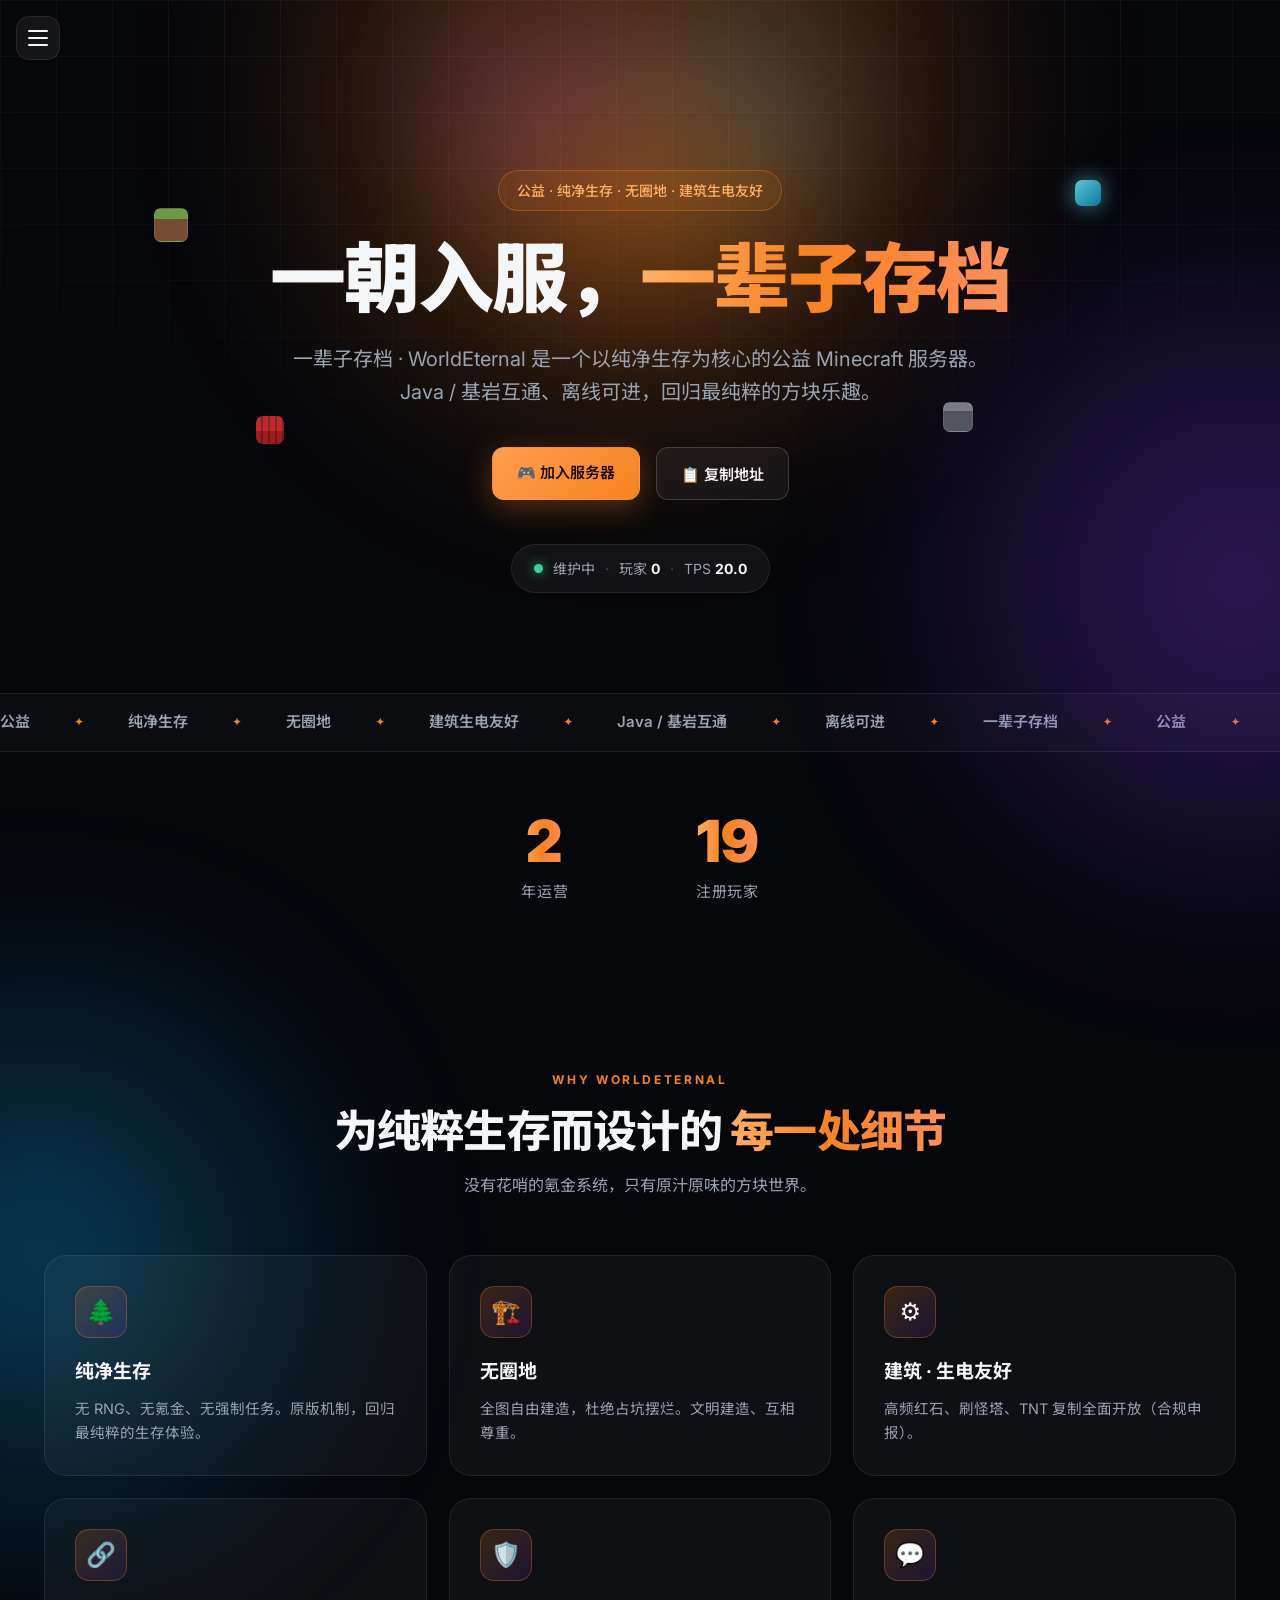
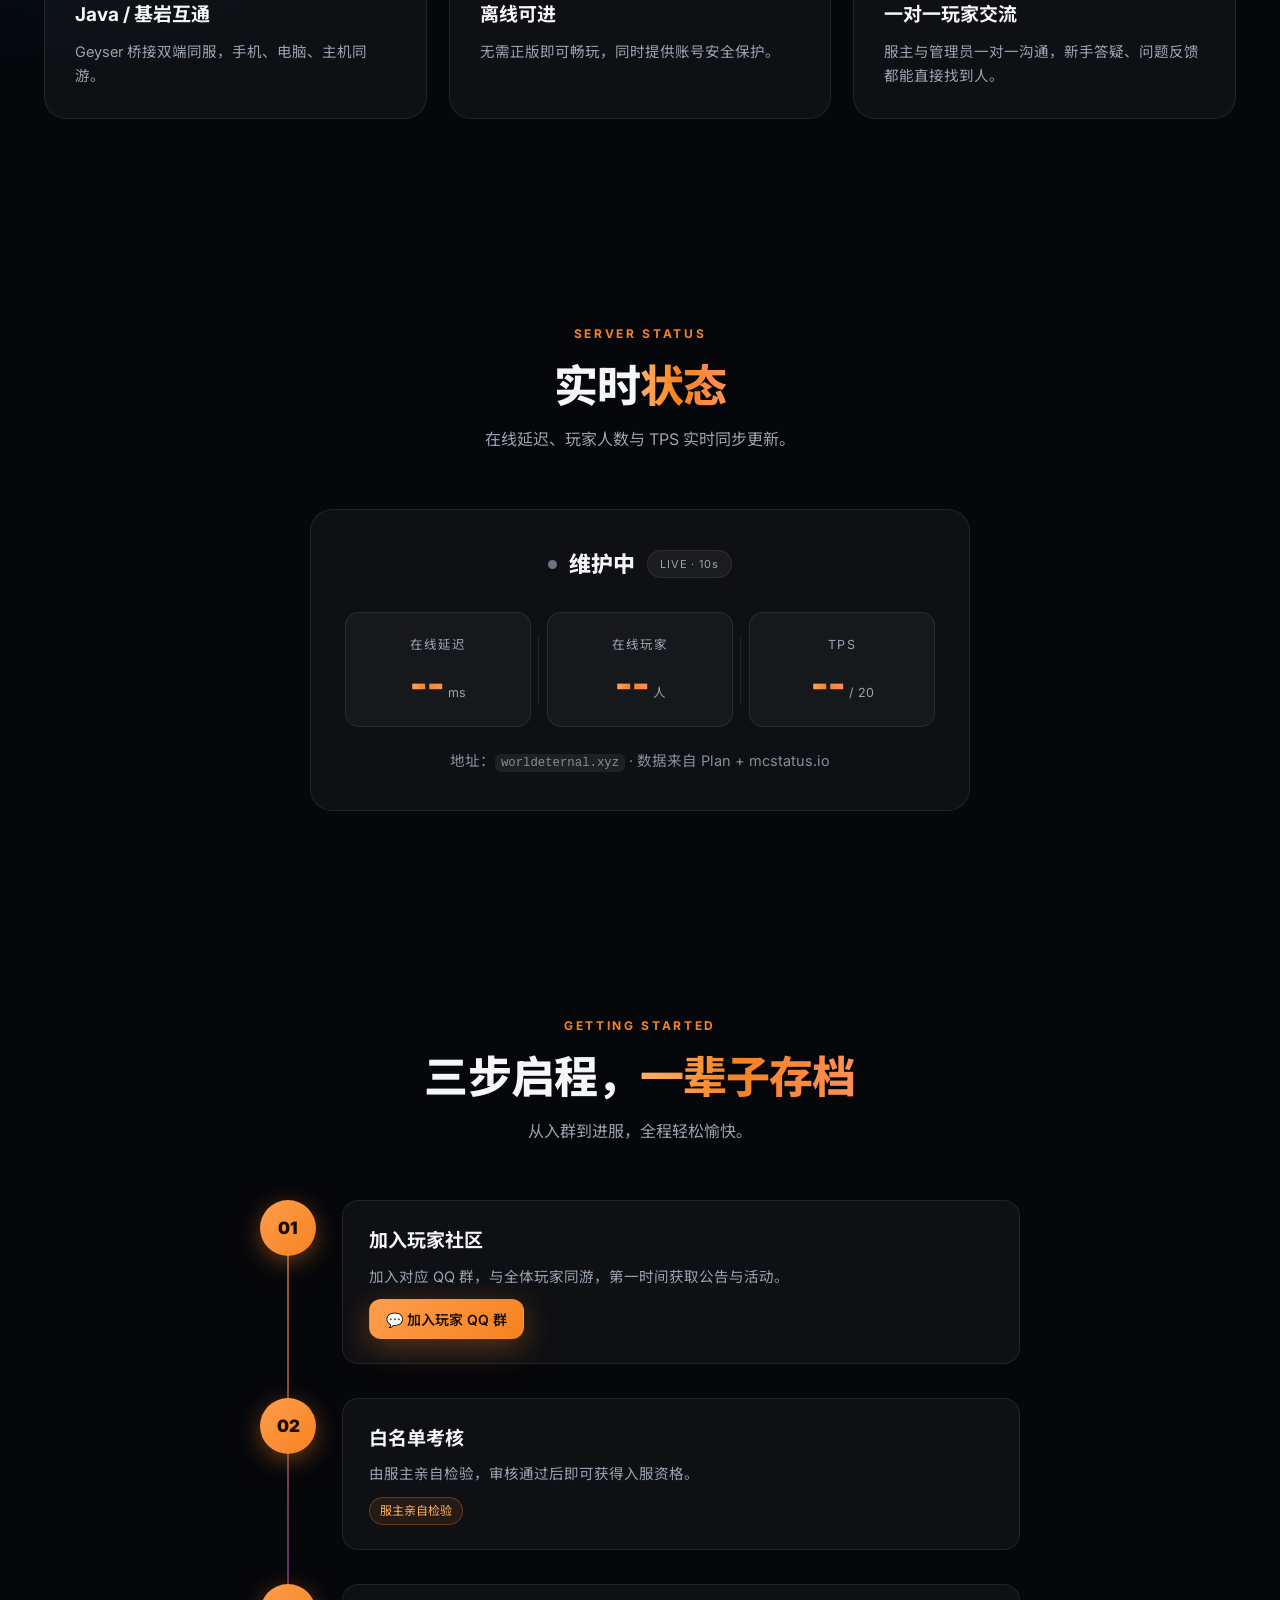
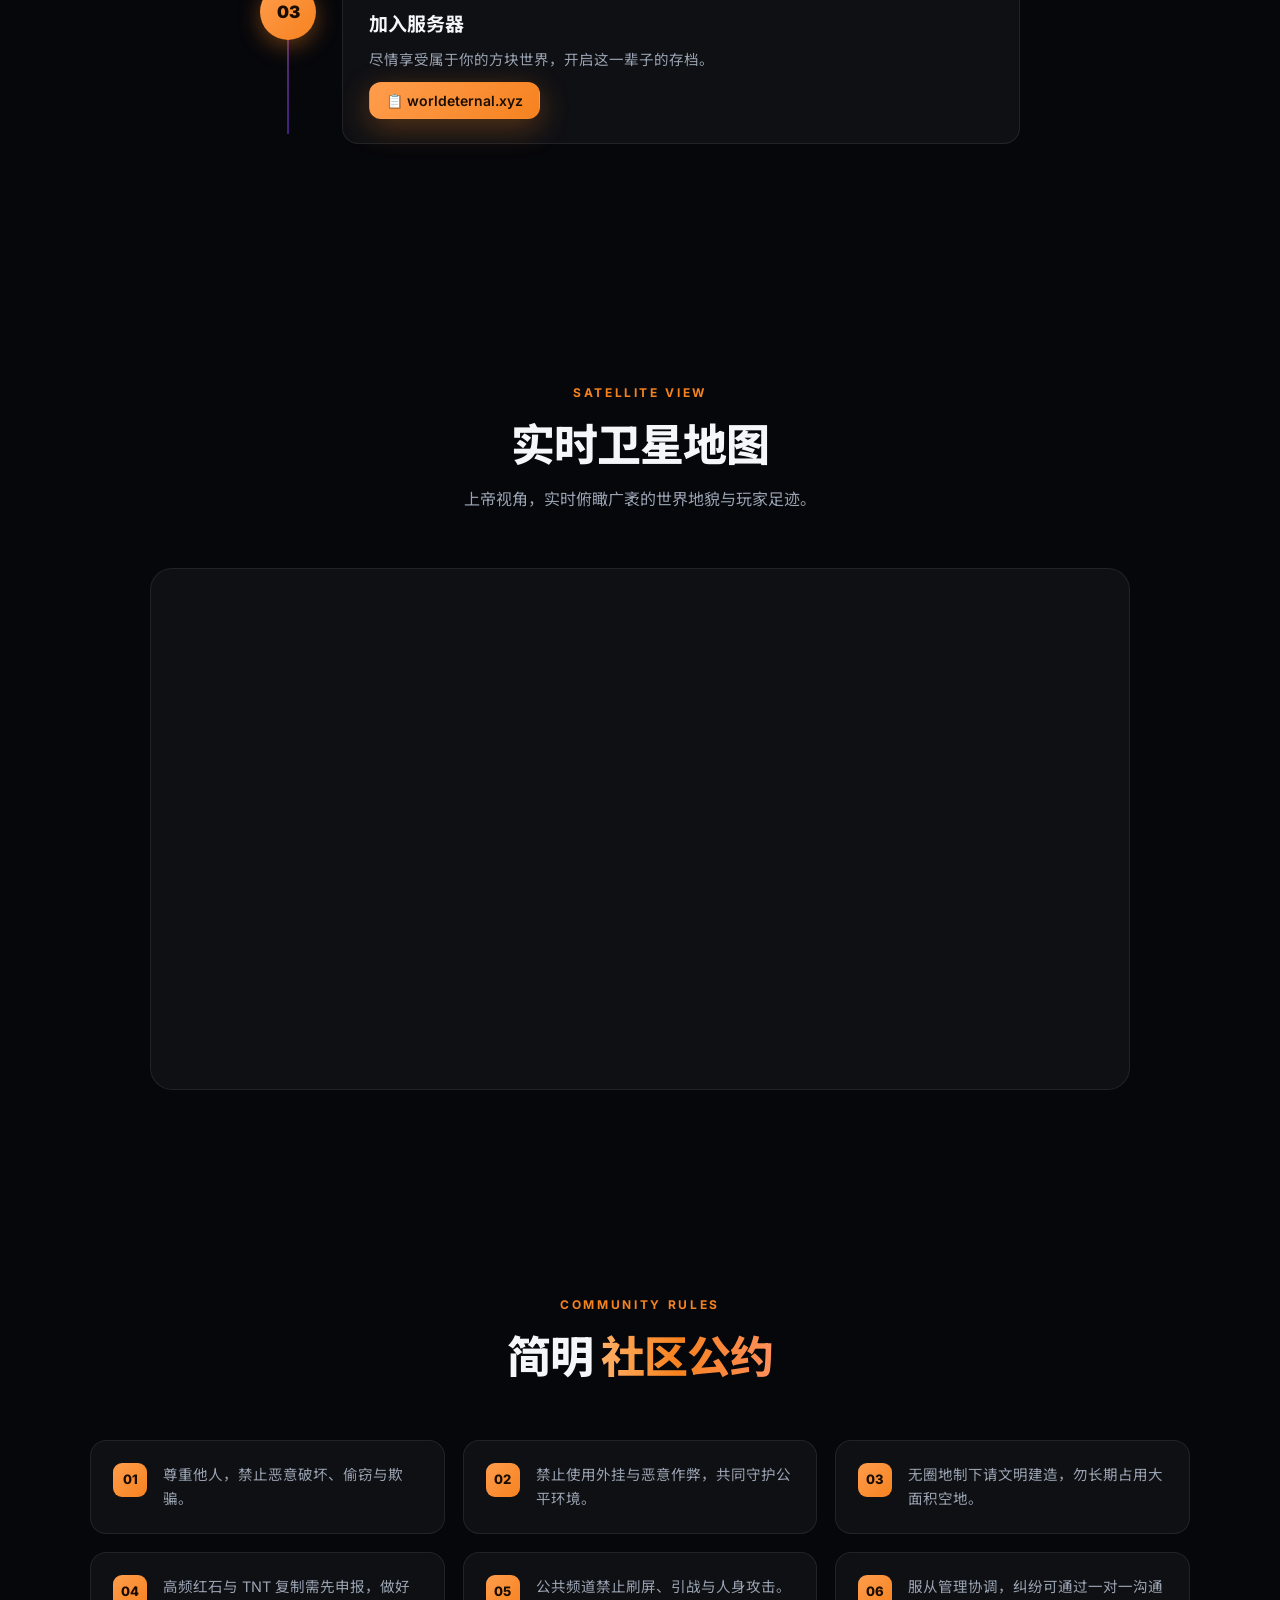
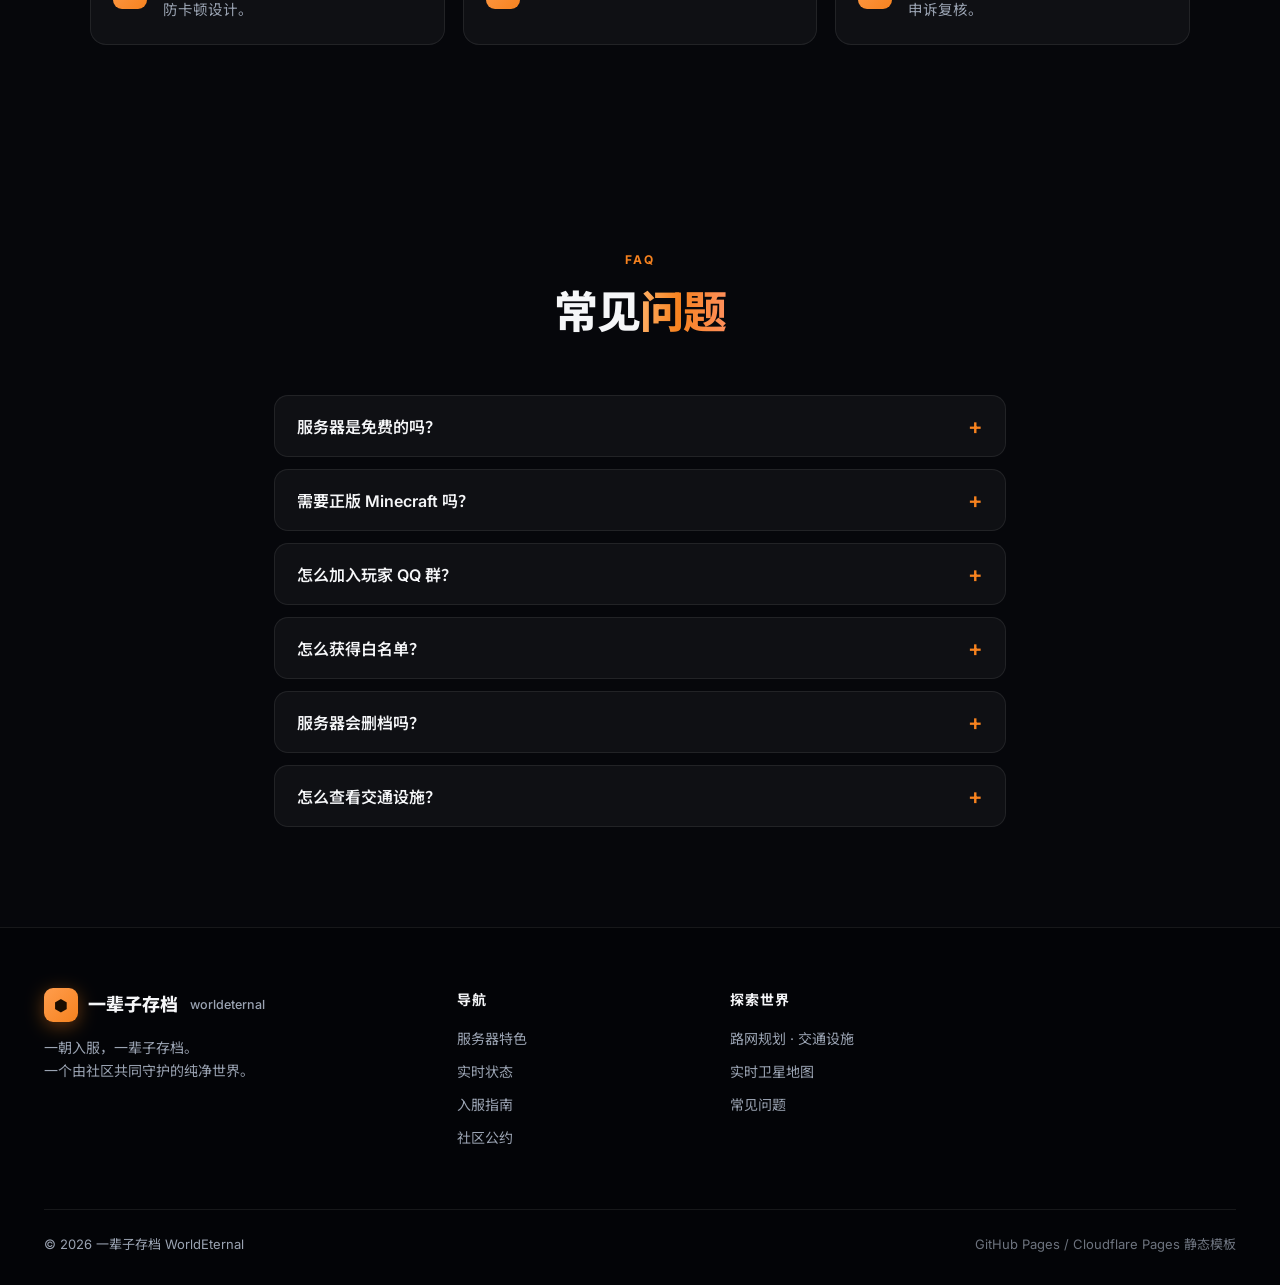
<file: index.html>
<!DOCTYPE html>
<html lang="zh-CN">
<head>
  <meta charset="UTF-8">
  <meta name="viewport" content="width=device-width, initial-scale=1.0">
  <title>一辈子存档 WorldEternal · 纯净生存 Minecraft 服务器</title>
  <meta name="description" content="一辈子存档 WorldEternal —— 公益纯净生存 MC 服务器。无圈地、建筑生电友好、Java/基岩互通、离线可进。">
  <link rel="preconnect" href="https://fonts.googleapis.com">
  <link rel="preconnect" href="https://fonts.gstatic.com" crossorigin>
  <link href="https://fonts.googleapis.com/css2?family=Inter:wght@400;500;600;700;800;900&family=Noto+Sans+SC:wght@400;500;700;900&display=swap" rel="stylesheet">
  <link rel="stylesheet" href="css/style.css">
</head>
<body>

  <div class="scroll-progress" id="scrollProgress"></div>
  <div class="bg-grid"></div>
  <div class="glow glow-1"></div>
  <div class="glow glow-2"></div>
  <div class="glow glow-3"></div>

  <!-- 菜单按钮 -->
  <button class="menu-btn" id="menuBtn" aria-label="打开导航菜单">
    <span></span><span></span><span></span>
  </button>

  <!-- ===== 侧边抽屉导航 ===== -->
  <div class="sidebar-backdrop" id="sidebarBackdrop"></div>
  <aside class="sidebar" id="sidebar">
    <div class="sidebar-head">
      <a class="brand" href="index.html">
        <span class="brand-mark">⬢</span>
        <span class="brand-text">一辈子存档<span class="brand-sub">worldeternal</span></span>
      </a>
      <button class="sidebar-close" id="sidebarClose" aria-label="关闭导航">✕</button>
    </div>

    <!-- 普通页面导航 -->
    <nav class="sidebar-nav">
      <span class="nav-section-label">页面导航</span>
      <a href="#hero" data-scroll>首页</a>
      <a href="#features" data-scroll>服务器特色</a>
      <a href="#status" data-scroll>实时状态</a>
      <a href="#guide" data-scroll>入服指南</a>
      <a href="#livemap" data-scroll>实时卫星地图</a>
      <a href="#rules" data-scroll>社区公约</a>
      <a href="#faq" data-scroll>常见问题</a>
    </nav>

    <!-- 分隔线：路网规划独立分区 -->
    <div class="sidebar-separator" aria-hidden="true"></div>

    <!-- 路网规划：反色主题卡片 -->
    <div class="sidebar-special">
      <span class="nav-section-label special-label">世界探索</span>
      <a class="route-card" href="facilities.html">
        <span class="route-icon">🗺️</span>
        <span class="route-info">
          <strong>路网规划</strong>
          <small>交通网络 · 公共设施 · 地标</small>
        </span>
        <span class="route-arrow">→</span>
      </a>
    </div>

     <div class="sidebar-foot">
      <a href="#guide" class="btn btn-primary" data-scroll>立即加入</a>
      <button class="btn btn-ghost btn-sm" onclick="openQQGroup()">💬 玩家 QQ 群</button>
      <button class="btn btn-ghost btn-sm" id="sidebarCopyIp">📋 worldeternal.xyz</button>
    </div>
  </aside>
  
  <!-- ===== Hero ===== -->
  <section class="hero" id="hero">
    <div class="hero-aurora"></div>
    <div class="float-block fb-grass" style="left:12%;top:30%;animation-delay:.4s"></div>
    <div class="float-block fb-diamond" style="right:14%;top:26%;animation-delay:1.2s"></div>
    <div class="float-block fb-stone" style="right:24%;top:58%;animation-delay:2s"></div>
    <div class="float-block fb-tnt" style="left:20%;top:60%;animation-delay:2.6s"></div>

    <div class="hero-inner">
      <span class="hero-badge reveal">公益 · 纯净生存 · 无圈地 · 建筑生电友好</span>
      <h1 class="reveal">一朝入服，<span class="gradient-text">一辈子存档</span></h1>
      <p class="hero-sub reveal">
        一辈子存档 · WorldEternal 是一个以纯净生存为核心的公益 Minecraft 服务器。
        <br class="pc-only">Java / 基岩互通、离线可进，回归最纯粹的方块乐趣。
      </p>
      <div class="hero-actions reveal">
        <a href="#guide" class="btn btn-primary" data-scroll>🎮 加入服务器</a>
        <button class="btn btn-ghost" id="heroCopyIp">📋 复制地址</button>
      </div>
      <div class="hero-live reveal" id="heroLive">
        <span class="dot dot-green"></span>
        <span id="heroStatusText">在线</span>
        <span class="sep">·</span>
        <span>玩家 <b id="heroPlayers">0</b></span>
        <span class="sep">·</span>
        <span>TPS <b id="heroTps">20.0</b></span>
      </div>
    </div>
  </section>

  <!-- ===== 跑马灯 ===== -->
  <div class="marquee">
    <div class="marquee-track">
      <span>公益</span><i>✦</i><span>纯净生存</span><i>✦</i><span>无圈地</span><i>✦</i>
      <span>建筑生电友好</span><i>✦</i><span>Java / 基岩互通</span><i>✦</i><span>离线可进</span><i>✦</i>
      <span>一辈子存档</span><i>✦</i>
      <span>公益</span><i>✦</i><span>纯净生存</span><i>✦</i><span>无圈地</span><i>✦</i>
      <span>建筑生电友好</span><i>✦</i><span>Java / 基岩互通</span><i>✦</i><span>离线可进</span><i>✦</i>
      <span>一辈子存档</span><i>✦</i>
    </div>
  </div>

  <!-- ===== 数据统计 ===== -->
  <section class="stats">
    <div class="stat reveal"><div class="stat-num" data-count="2">0</div><div class="stat-label">年运营</div></div>
    <div class="stat reveal"><div class="stat-num" data-count="19">0</div><div class="stat-label">注册玩家</div></div>
  </section>

  <!-- ===== 特色 ===== -->
  <section class="section" id="features">
    <div class="section-head reveal">
      <span class="eyebrow">WHY WORLDETERNAL</span>
      <h2>为纯粹生存而设计的 <span class="gradient-text">每一处细节</span></h2>
      <p>没有花哨的氪金系统，只有原汁原味的方块世界。</p>
    </div>
    <div class="cards-grid">
      <div class="card tilt reveal"><div class="card-icon">🌲</div><h3>纯净生存</h3><p>无 RNG、无氪金、无强制任务。原版机制，回归最纯粹的生存体验。</p></div>
      <div class="card tilt reveal"><div class="card-icon">🏗️</div><h3>无圈地</h3><p>全图自由建造，杜绝占坑摆烂。文明建造、互相尊重。</p></div>
      <div class="card tilt reveal"><div class="card-icon">⚙️</div><h3>建筑 · 生电友好</h3><p>高频红石、刷怪塔、TNT 复制全面开放（合规申报）。</p></div>
      <div class="card tilt reveal"><div class="card-icon">🔗</div><h3>Java / 基岩互通</h3><p>Geyser 桥接双端同服，手机、电脑、主机同游。</p></div>
      <div class="card tilt reveal"><div class="card-icon">🛡️</div><h3>离线可进</h3><p>无需正版即可畅玩，同时提供账号安全保护。</p></div>
      <div class="card tilt reveal"><div class="card-icon">💬</div><h3>一对一玩家交流</h3><p>服主与管理员一对一沟通，新手答疑、问题反馈都能直接找到人。</p></div>
    </div>
  </section>

  <!-- ===== 实时状态 ===== -->
  <section class="section" id="status">
    <div class="section-head reveal">
      <span class="eyebrow">SERVER STATUS</span>
      <h2>实时<span class="gradient-text">状态</span></h2>
      <p>在线延迟、玩家人数与 TPS 实时同步更新。</p>
    </div>
    <div class="status-solo card reveal">
      <div class="status-head">
        <span class="dot dot-green pulse" id="statusDot"></span>
        <span class="status-label" id="statusText">在线</span>
        <span class="status-live-badge">LIVE · 10s</span>
      </div>
      <div class="metric-row">
        <div class="metric"><span class="metric-label">在线延迟</span><span class="metric-val" id="statusPing">--</span><span class="metric-unit">ms</span></div>
        <div class="metric"><span class="metric-label">在线玩家</span><span class="metric-val" id="statusPlayers">--</span><span class="metric-unit">人</span></div>
        <div class="metric"><span class="metric-label">TPS</span><span class="metric-val" id="statusTps">--</span><span class="metric-unit">/ 20</span></div>
      </div>
      <p class="status-note">地址：<code>worldeternal.xyz</code> · 数据来自 Plan + mcstatus.io</p>
    </div>
  </section>

  <!-- ===== 入服指南 ===== -->
  <section class="section" id="guide">
    <div class="section-head reveal">
      <span class="eyebrow">GETTING STARTED</span>
      <h2>三步启程，<span class="gradient-text">一辈子存档</span></h2>
      <p>从入群到进服，全程轻松愉快。</p>
    </div>
    <div class="timeline">
      <div class="timeline-item reveal">
        <div class="timeline-num">01</div>
        <div class="timeline-body">
          <h3>加入玩家社区</h3>
           <p>加入对应 QQ 群，与全体玩家同游，第一时间获取公告与活动。</p>
             <button class="btn btn-primary btn-sm" onclick="openQQGroup()">💬 加入玩家 QQ 群</button>
         </div>
      </div>
      <div class="timeline-item reveal">
        <div class="timeline-num">02</div>
        <div class="timeline-body">
          <h3>白名单考核</h3><p>由服主亲自检验，审核通过后即可获得入服资格。</p>
          <span class="timeline-tag">服主亲自检验</span>
        </div>
      </div>
      <div class="timeline-item reveal">
        <div class="timeline-num">03</div>
        <div class="timeline-body">
          <h3>加入服务器</h3><p>尽情享受属于你的方块世界，开启这一辈子的存档。</p>
          <button class="btn btn-primary btn-sm" id="guideCopyIp">📋 worldeternal.xyz</button>
        </div>
      </div>
    </div>
  </section>

  <!-- ===== 实时卫星地图 ===== -->
  <section class="section" id="livemap">
    <div class="section-head reveal">
      <span class="eyebrow">SATELLITE VIEW</span>
      <h2>实时卫星地图</h2>
      <p>上帝视角，实时俯瞰广袤的世界地貌与玩家足迹。</p>
    </div>
    <div class="card map-card" id="mapFrame">
      <div class="map-card-placeholder" id="mapPlaceholder">
        <div class="radar-spin"></div>
        <h3>在线地图就绪</h3>
        <p>在 <code>js/main.js</code> 的 <code>CONFIG.mapUrl</code> 填入 Dynmap / BlueMap 地址后自动嵌入。</p>
        <a class="btn btn-primary" href="#" data-href="map">打开实时地图 →</a>
      </div>
    </div>
  </section>

  <!-- ===== 规则 ===== -->
  <section class="section" id="rules">
    <div class="section-head reveal">
      <span class="eyebrow">COMMUNITY RULES</span>
      <h2>简明 <span class="gradient-text">社区公约</span></h2>
    </div>
    <div class="rules-grid">
      <div class="rule-card reveal"><span class="rule-num">01</span><p>尊重他人，禁止恶意破坏、偷窃与欺骗。</p></div>
      <div class="rule-card reveal"><span class="rule-num">02</span><p>禁止使用外挂与恶意作弊，共同守护公平环境。</p></div>
      <div class="rule-card reveal"><span class="rule-num">03</span><p>无圈地制下请文明建造，勿长期占用大面积空地。</p></div>
      <div class="rule-card reveal"><span class="rule-num">04</span><p>高频红石与 TNT 复制需先申报，做好防卡顿设计。</p></div>
      <div class="rule-card reveal"><span class="rule-num">05</span><p>公共频道禁止刷屏、引战与人身攻击。</p></div>
      <div class="rule-card reveal"><span class="rule-num">06</span><p>服从管理协调，纠纷可通过一对一沟通申诉复核。</p></div>
    </div>
  </section>

  <!-- ===== FAQ ===== -->
  <section class="section section-narrow" id="faq">
    <div class="section-head reveal">
      <span class="eyebrow">FAQ</span>
      <h2>常见<span class="gradient-text">问题</span></h2>
    </div>
    <div class="accordion">
      <div class="acc-item reveal"><button class="acc-head">服务器是免费的吗？<span class="acc-arrow">+</span></button><div class="acc-body"><div class="acc-inner">是的，一辈子存档完全公益运营，不设任何付费门槛。</div></div></div>
      <div class="acc-item reveal"><button class="acc-head">需要正版 Minecraft 吗？<span class="acc-arrow">+</span></button><div class="acc-body"><div class="acc-inner">不需要。离线模式开启，正版、离线、基岩版均可。</div></div></div>
      <div class="acc-item reveal"><button class="acc-head">怎么加入玩家 QQ 群？<span class="acc-arrow">+</span></button><div class="acc-body"><div class="acc-inner">入服指南第一步的链接、侧边导航底部、页脚社区入口均可直达。</div></div></div>
      <div class="acc-item reveal"><button class="acc-head">怎么获得白名单？<span class="acc-arrow">+</span></button><div class="acc-body"><div class="acc-inner">① 加入玩家 QQ 群 → ② 由服主亲自检验 → ③ 加入服务器尽情享受。</div></div></div>
      <div class="acc-item reveal"><button class="acc-head">服务器会删档吗？<span class="acc-arrow">+</span></button><div class="acc-body"><div class="acc-inner">不会。主世界永久保留不删档，版本更新提前群内公告并备份迁移。</div></div></div>
      <div class="acc-item reveal"><button class="acc-head">怎么查看交通设施？<span class="acc-arrow">+</span></button><div class="acc-body"><div class="acc-inner">打开侧边导航，点击反色高亮的「路网规划」卡片即可进入全景交互式路网页面。</div></div></div>
    </div>
  </section>

  <!-- ===== 页脚 ===== -->
  <footer class="footer">
    <div class="footer-main">
      <div class="footer-brand">
        <a class="footer-logo" href="#hero"><span class="brand-mark">⬢</span> 一辈子存档 <em>worldeternal</em></a>
        <p>一朝入服，一辈子存档。<br>一个由社区共同守护的纯净世界。</p>
      </div>
      <div class="footer-col">
        <h4>导航</h4>
        <a href="#features">服务器特色</a><a href="#status">实时状态</a>
        <a href="#guide">入服指南</a><a href="#rules">社区公约</a>
      </div>
      <div class="footer-col">
        <h4>探索世界</h4>
        <a href="facilities.html">路网规划 · 交通设施</a>
        <a href="#livemap">实时卫星地图</a>
        <a href="#faq">常见问题</a>
      </div>
    </div>
    <div class="footer-bottom">
      <span>© <span id="year">2025</span> 一辈子存档 WorldEternal</span>
      <span class="footer-note">GitHub Pages / Cloudflare Pages 静态模板</span>
    </div>
  </footer>

  <div class="toast" id="toast"></div>

  <script src="js/main.js"></script>
</body>
</html>
</file>
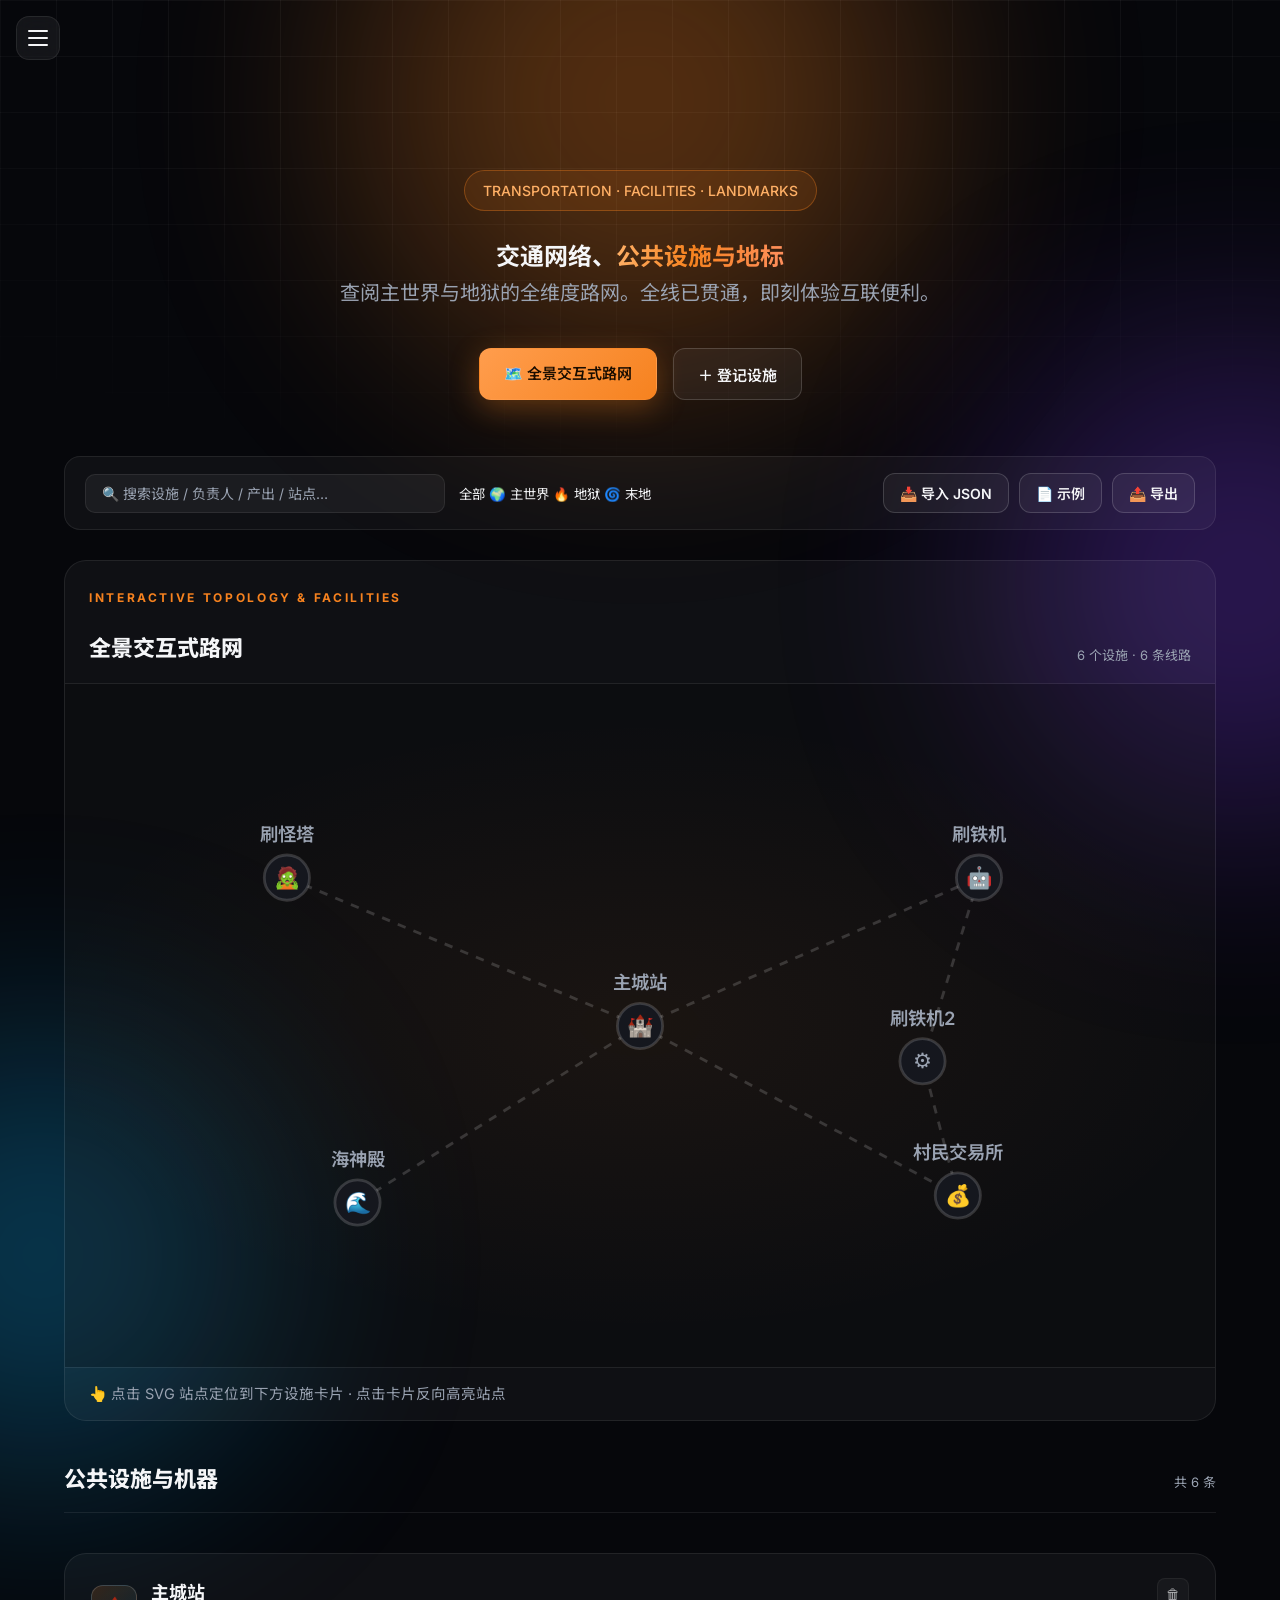
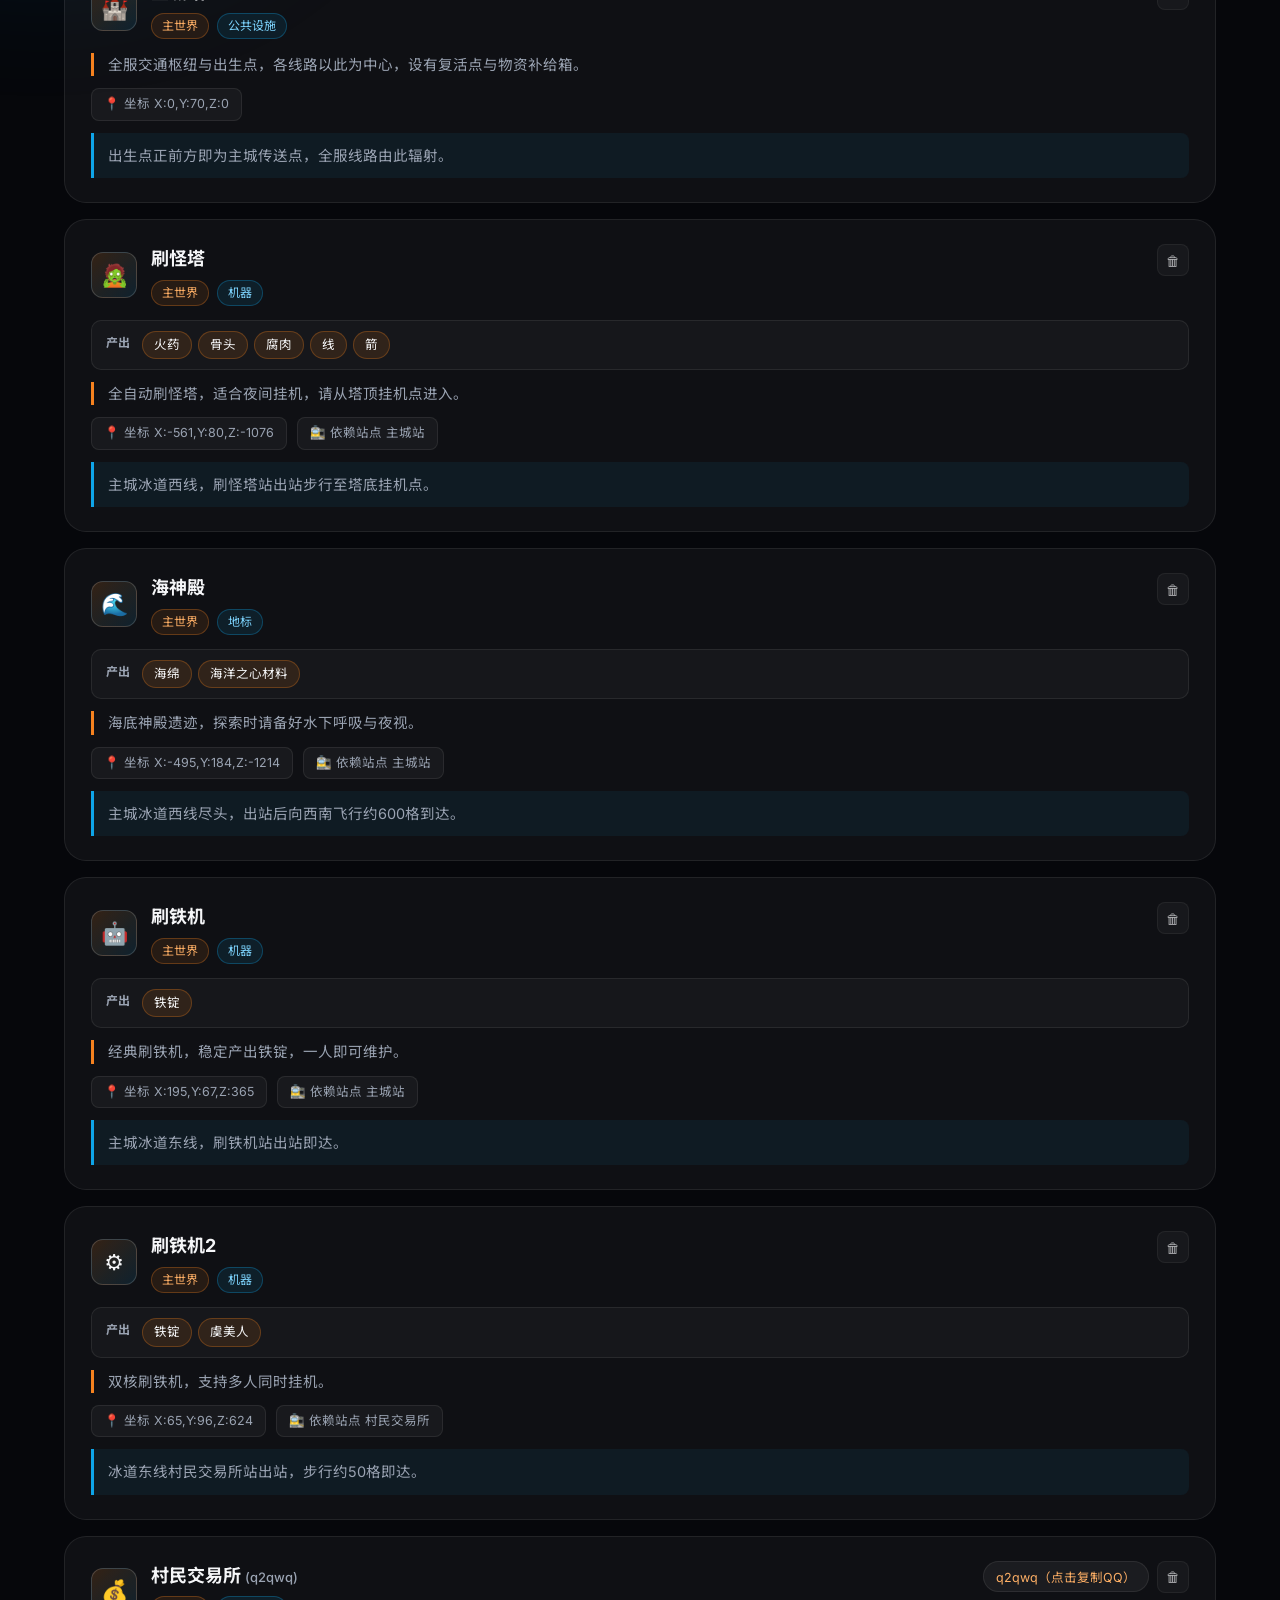
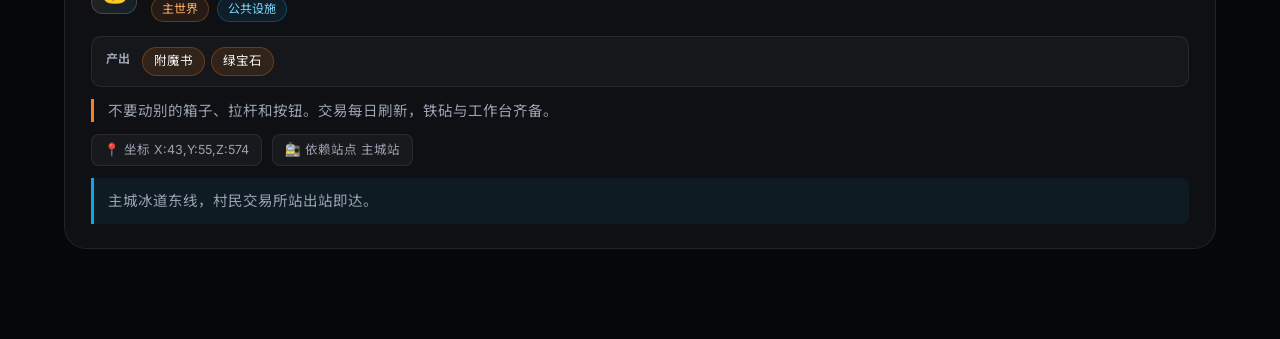
<file: facilities.html>
<!DOCTYPE html>
<html lang="zh-CN">
<head>
  <meta charset="UTF-8">
  <meta name="viewport" content="width=device-width, initial-scale=1.0">
  <title>交通网络、公共设施与地标 · 一辈子存档 WorldEternal</title>
  <meta name="description" content="一辈子存档 WorldEternal · 路网规划。查阅主世界与地狱全维度路网与设施数据库。">
  <link rel="preconnect" href="https://fonts.googleapis.com">
  <link rel="preconnect" href="https://fonts.gstatic.com" crossorigin>
  <link href="https://fonts.googleapis.com/css2?family=Inter:wght@400;500;600;700;800;900&family=Noto+Sans+SC:wght@400;500;700;900&display=swap" rel="stylesheet">
  <link rel="stylesheet" href="css/style.css">
</head>
<body>

  <div class="scroll-progress" id="scrollProgress"></div>
  <div class="bg-grid"></div>
  <div class="glow glow-1"></div>
  <div class="glow glow-2"></div>
  <div class="glow glow-3"></div>

  <button class="menu-btn" id="menuBtn" aria-label="打开导航菜单">
    <span></span><span></span><span></span>
  </button>

  <!-- ===== 侧边抽屉导航 ===== -->
  <div class="sidebar-backdrop" id="sidebarBackdrop"></div>
  <aside class="sidebar" id="sidebar">
    <div class="sidebar-head">
      <a class="brand" href="index.html">
        <span class="brand-mark">⬢</span>
        <span class="brand-text">一辈子存档<span class="brand-sub">worldeternal</span></span>
      </a>
      <button class="sidebar-close" id="sidebarClose" aria-label="关闭导航">✕</button>
    </div>

    <nav class="sidebar-nav">
      <span class="nav-section-label">页面导航</span>
      <a href="index.html#hero">首页</a>
      <a href="index.html#features">服务器特色</a>
      <a href="index.html#status">实时状态</a>
      <a href="index.html#guide">入服指南</a>
      <a href="index.html#livemap">实时卫星地图</a>
      <a href="index.html#rules">社区公约</a>
      <a href="index.html#faq">常见问题</a>
    </nav>

    <div class="sidebar-separator"></div>

    <div class="sidebar-special">
      <span class="nav-section-label special-label">世界探索</span>
      <a class="route-card active" href="facilities.html">
        <span class="route-icon">🗺️</span>
        <span class="route-info">
          <strong>路网规划</strong>
          <small>交通网络 · 公共设施 · 地标</small>
        </span>
        <span class="route-arrow">→</span>
      </a>
    </div>

    <div class="sidebar-foot">
      <a href="index.html#guide" class="btn btn-primary">立即加入</a>
      <button class="btn btn-ghost btn-sm" id="sidebarCopyIp">📋 worldeternal.xyz</button>
    </div>
  </aside>

  <!-- ===== 页头 ===== -->
  <section class="facilities-hero">
    <div class="hero-inner">
      <span class="hero-badge">TRANSPORTATION · FACILITIES · LANDMARKS</span>
      <h1>交通网络、<span class="gradient-text">公共设施与地标</span></h1>
      <p class="hero-sub">查阅主世界与地狱的全维度路网。全线已贯通，即刻体验互联便利。</p>
      <div class="hero-actions">
        <a href="#topology" class="btn btn-primary" data-scroll>🗺️ 全景交互式路网</a>
        <button class="btn btn-ghost" id="addBtn">＋ 登记设施</button>
      </div>
    </div>
  </section>

  <!-- ===== 操作工具条 ===== -->
  <section class="toolbar">
    <div class="toolbar-inner">
      <div class="toolbar-left">
        <input type="text" id="searchInput" class="search-input" placeholder="🔍 搜索设施 / 负责人 / 产出 / 站点…">
        <div class="tabs" id="worldTabs">
          <button class="tab active" data-world="全部">全部</button>
          <button class="tab" data-world="主世界">🌍 主世界</button>
          <button class="tab" data-world="地狱">🔥 地狱</button>
          <button class="tab" data-world="末地">🌀 末地</button>
        </div>
      </div>
      <div class="toolbar-right">
        <button class="btn btn-ghost btn-sm" id="importBtn">📥 导入 JSON</button>
        <button class="btn btn-ghost btn-sm" id="sampleBtn">📄 示例</button>
        <button class="btn btn-ghost btn-sm" id="exportBtn">📤 导出</button>
        <input type="file" id="importFile" accept=".json" hidden>
      </div>
    </div>
  </section>

  <!-- ===== 主内容 ===== -->
  <main class="facilities-main" id="topology">

    <section class="map-panel card">
      <div class="map-toolbar">
        <div>
          <span class="eyebrow">INTERACTIVE TOPOLOGY & FACILITIES</span>
          <h2 class="map-title">全景交互式路网</h2>
        </div>
        <span class="map-count" id="mapCount">0 个设施 · 0 条线路</span>
      </div>
      <div class="map-stage">
        <svg id="mapSvg" viewBox="0 0 800 470" role="img" aria-label="服务器交通路网"></svg>
      </div>
      <p class="map-tip">👆 点击 SVG 站点定位到下方设施卡片 · 点击卡片反向高亮站点</p>
    </section>

    <div class="list-head">
      <h2>公共设施与机器</h2>
      <span class="list-count" id="listCount">共 0 条</span>
    </div>
    <section class="facility-list" id="facilityList"></section>

    <div class="list-empty" id="listEmpty" hidden><p>😶 没有符合条件的设施</p></div>

  </main>

  <!-- ===== 登记设施弹窗 ===== -->
  <div class="modal-overlay" id="modalOverlay">
    <div class="modal">
      <div class="modal-head">
        <h3>登记设施 / 路径点</h3>
        <button class="modal-close" id="modalClose">✕</button>
      </div>
      <form id="addForm" class="modal-form">
        <div class="form-row">
          <label>设施名称 <span class="req">*</span><input name="name" required placeholder="如：刷石机"></label>
          <label>图标 emoji<input name="icon" placeholder="⚙️" maxlength="4"></label>
        </div>
        <div class="form-row">
          <label>世界<select name="world"><option>主世界</option><option>地狱</option><option>末地</option></select></label>
          <label>分类<select name="category"><option value="机器">机器</option><option value="公共设施">公共设施</option><option value="地标">地标</option></select></label>
        </div>
        <div class="form-row">
          <label>负责人 QQ<input name="owner" placeholder="点击可复制 QQ"></label>
          <label>SVG X (0~800)<input name="x" type="number" min="0" max="800" placeholder="400"></label>
        </div>
        <div class="form-row">
          <label>SVG Y (0~470)<input name="y" type="number" min="0" max="470" placeholder="235"></label>
          <label>游戏坐标<input name="coords" placeholder="X: -856, Y: 69, Z: 478"></label>
        </div>
        <label>产出（逗号分隔）<input name="output" placeholder="圆石, 平滑石头"></label>
        <label>依赖站点<input name="depend" placeholder="如：追风港"></label>
        <label>提示 / 说明<textarea name="tips" rows="3" placeholder="开机：务必先拉下拉杆……"></textarea></label>
        <label>接驳方式<textarea name="transport" rows="2" placeholder="地铁1号线/冰道，到达XXX站后出站步行至目的地"></textarea></label>
        <div class="form-row form-actions">
          <button type="button" class="btn btn-ghost" id="formCancel">取消</button>
          <button type="submit" class="btn btn-primary" id="formSubmit">保存设施</button>
        </div>
      </form>
    </div>
  </div>

  <div class="toast" id="toast"></div>

  <script src="js/facilities.js"></script>
</body>
</html>
</file>
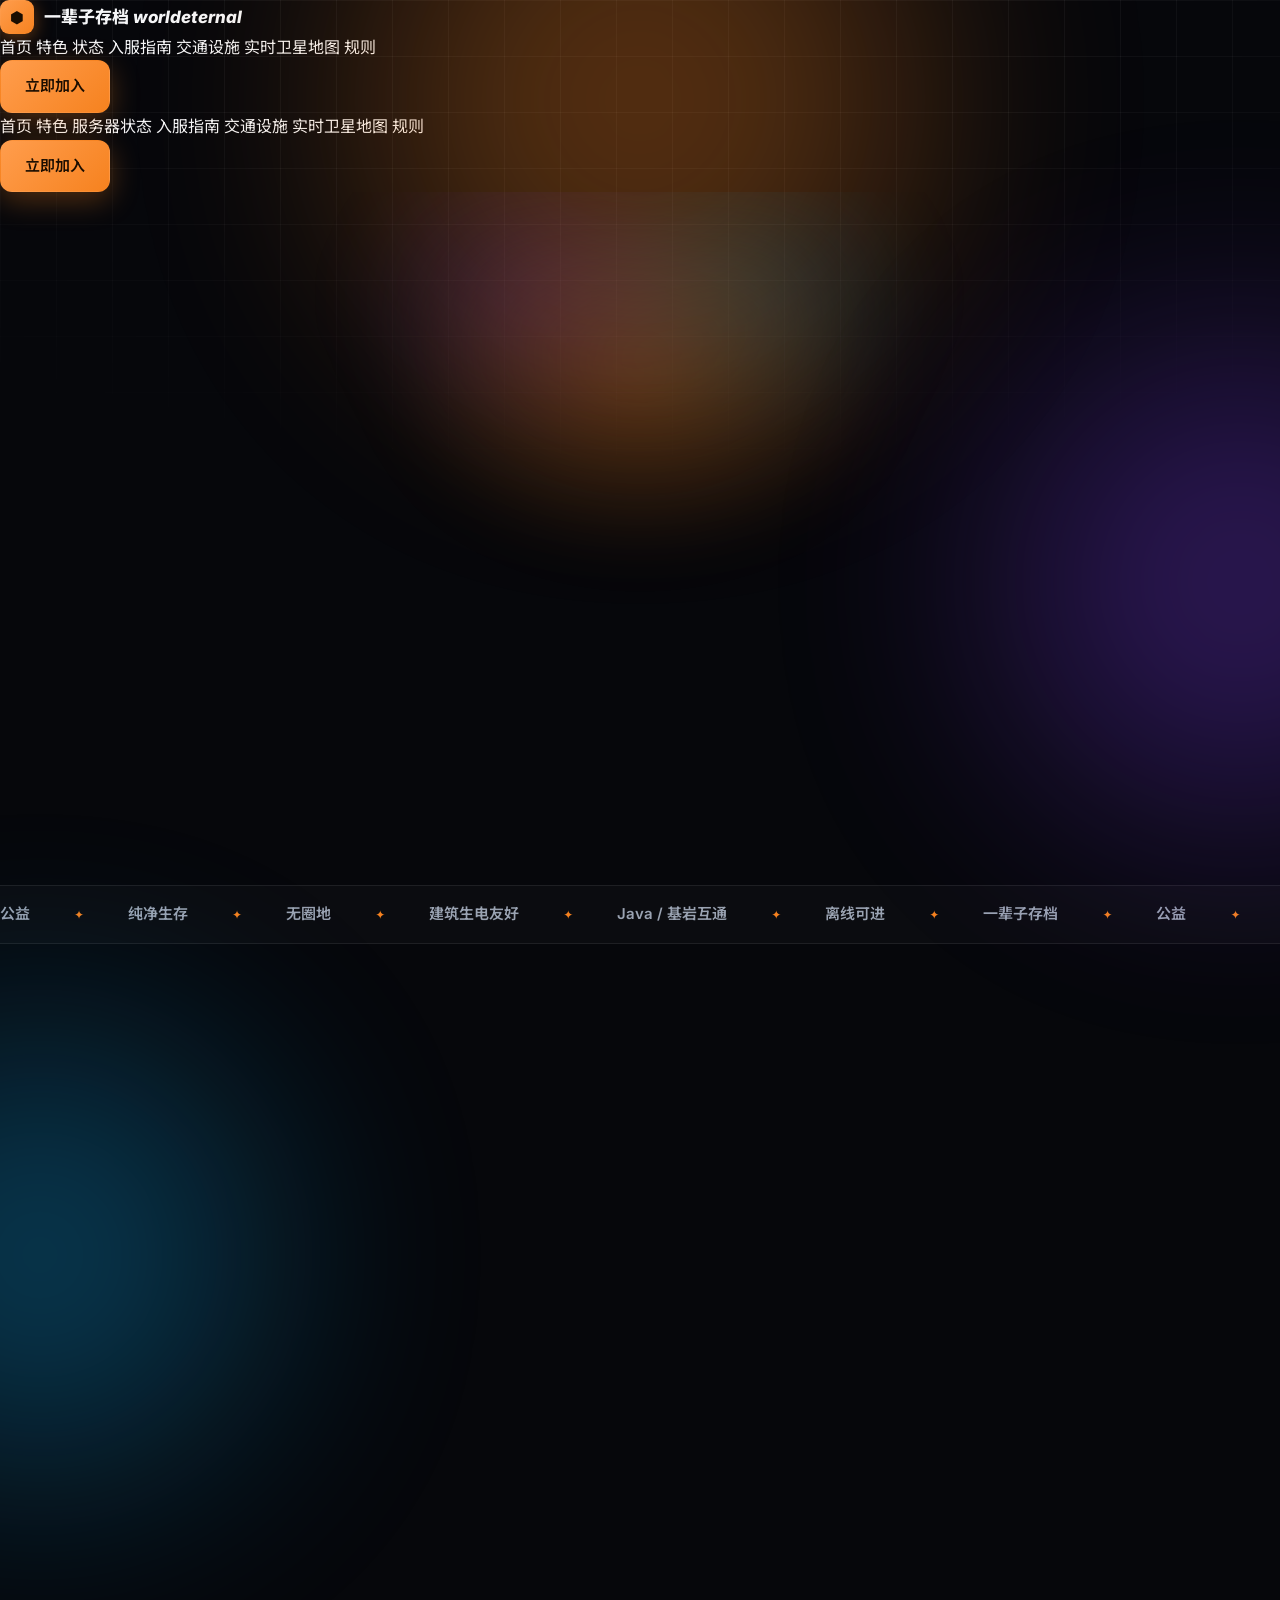
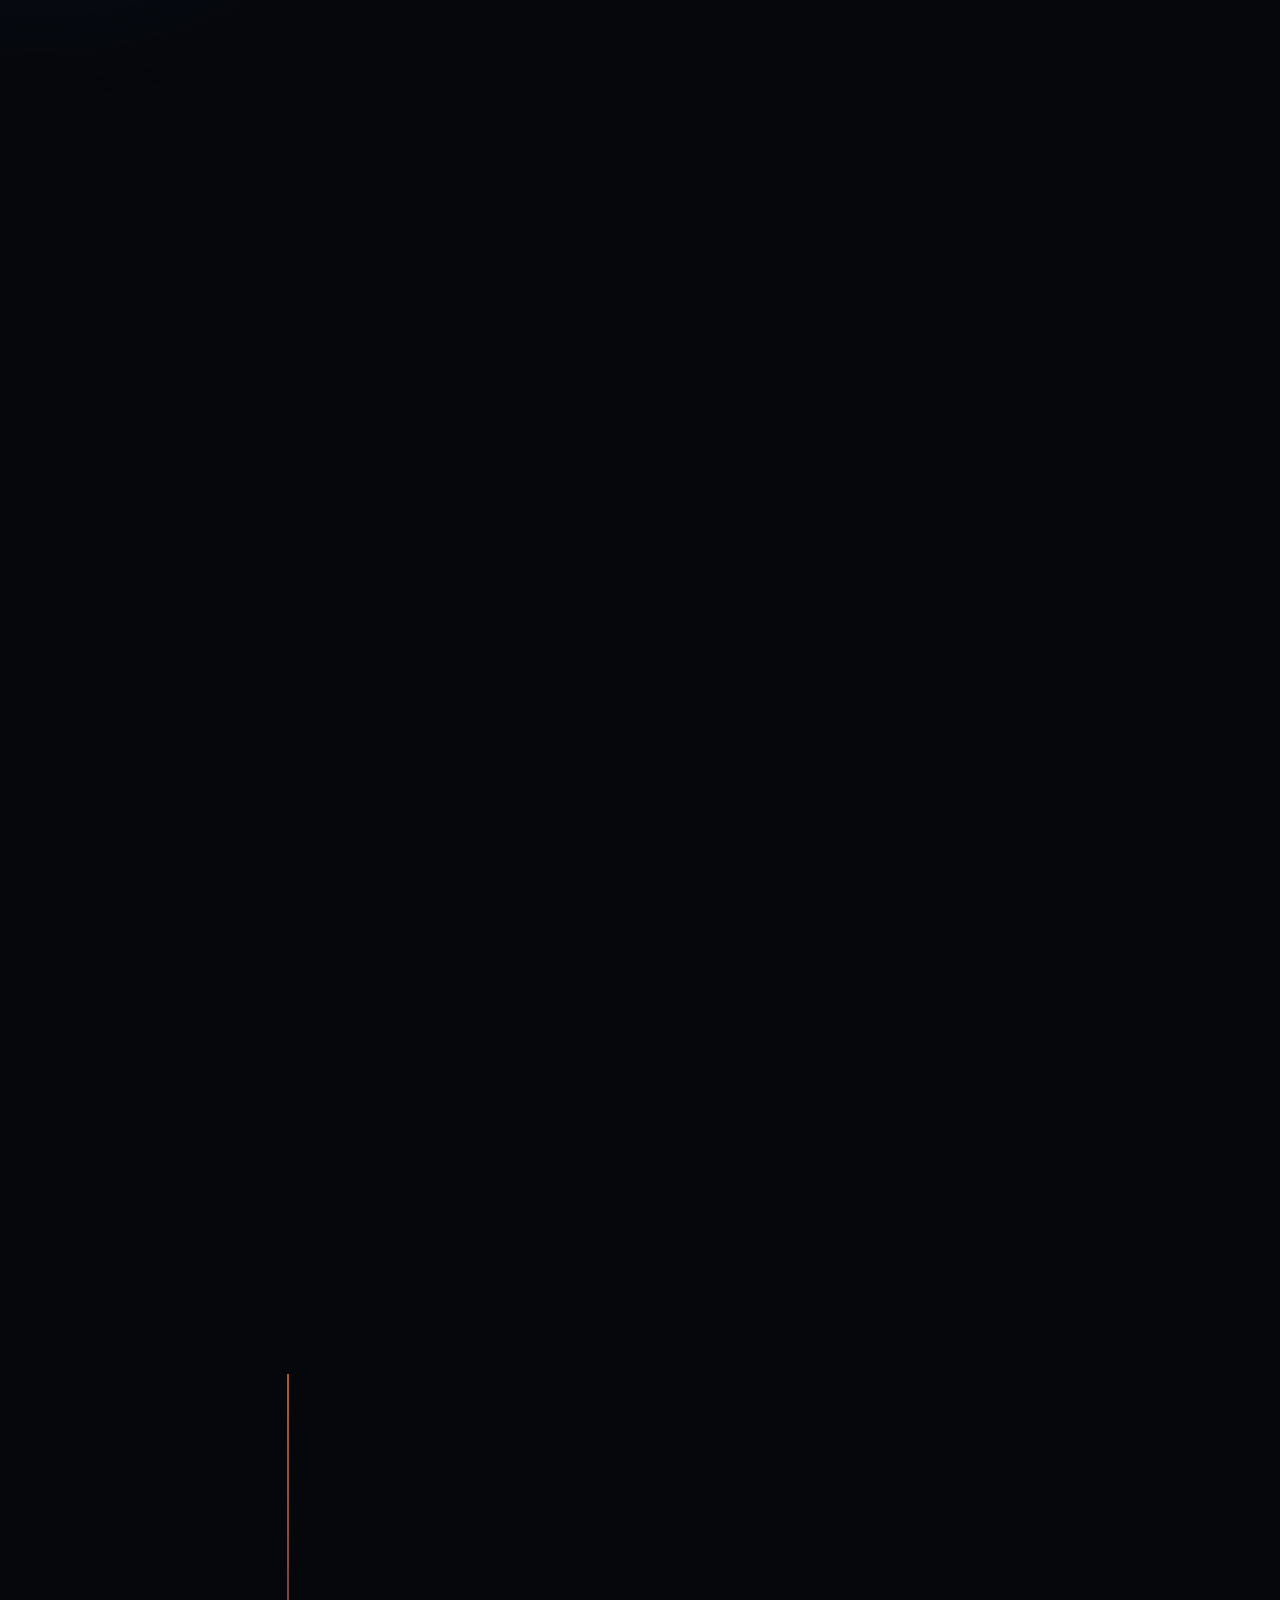
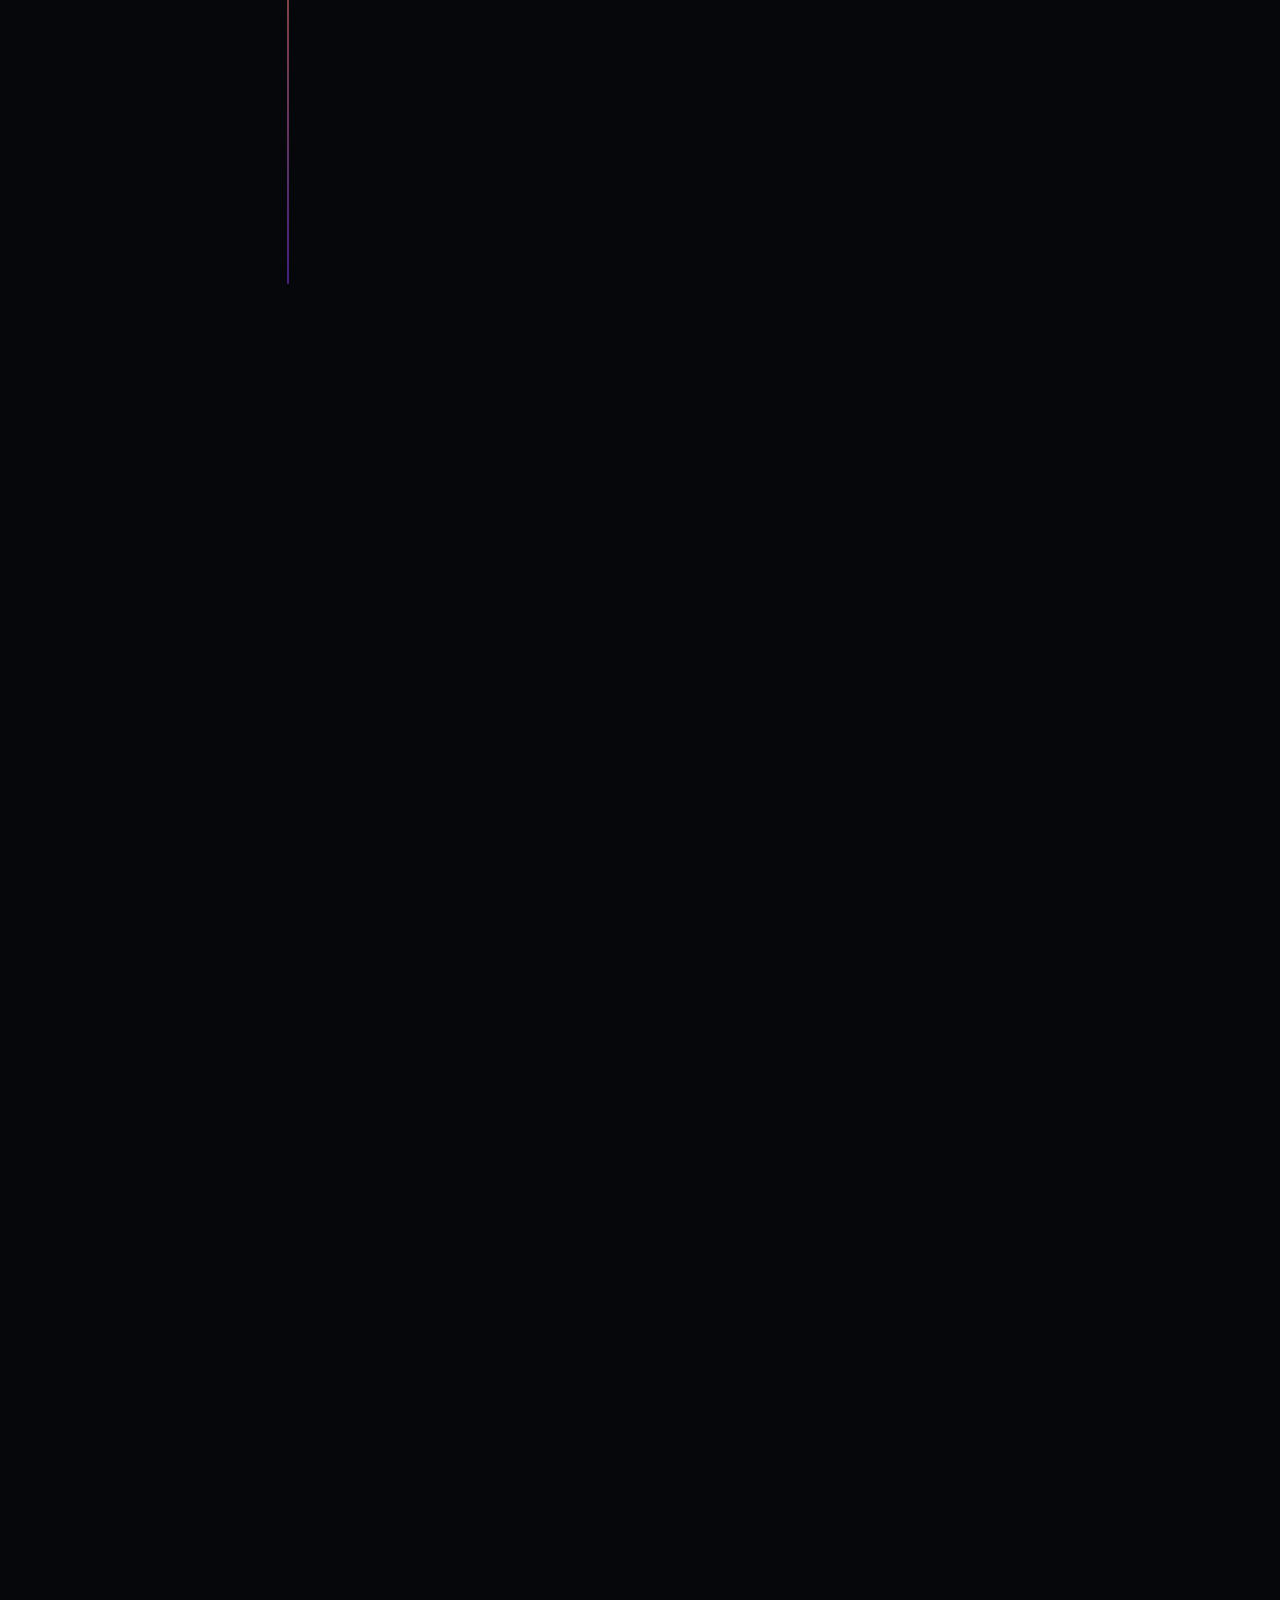
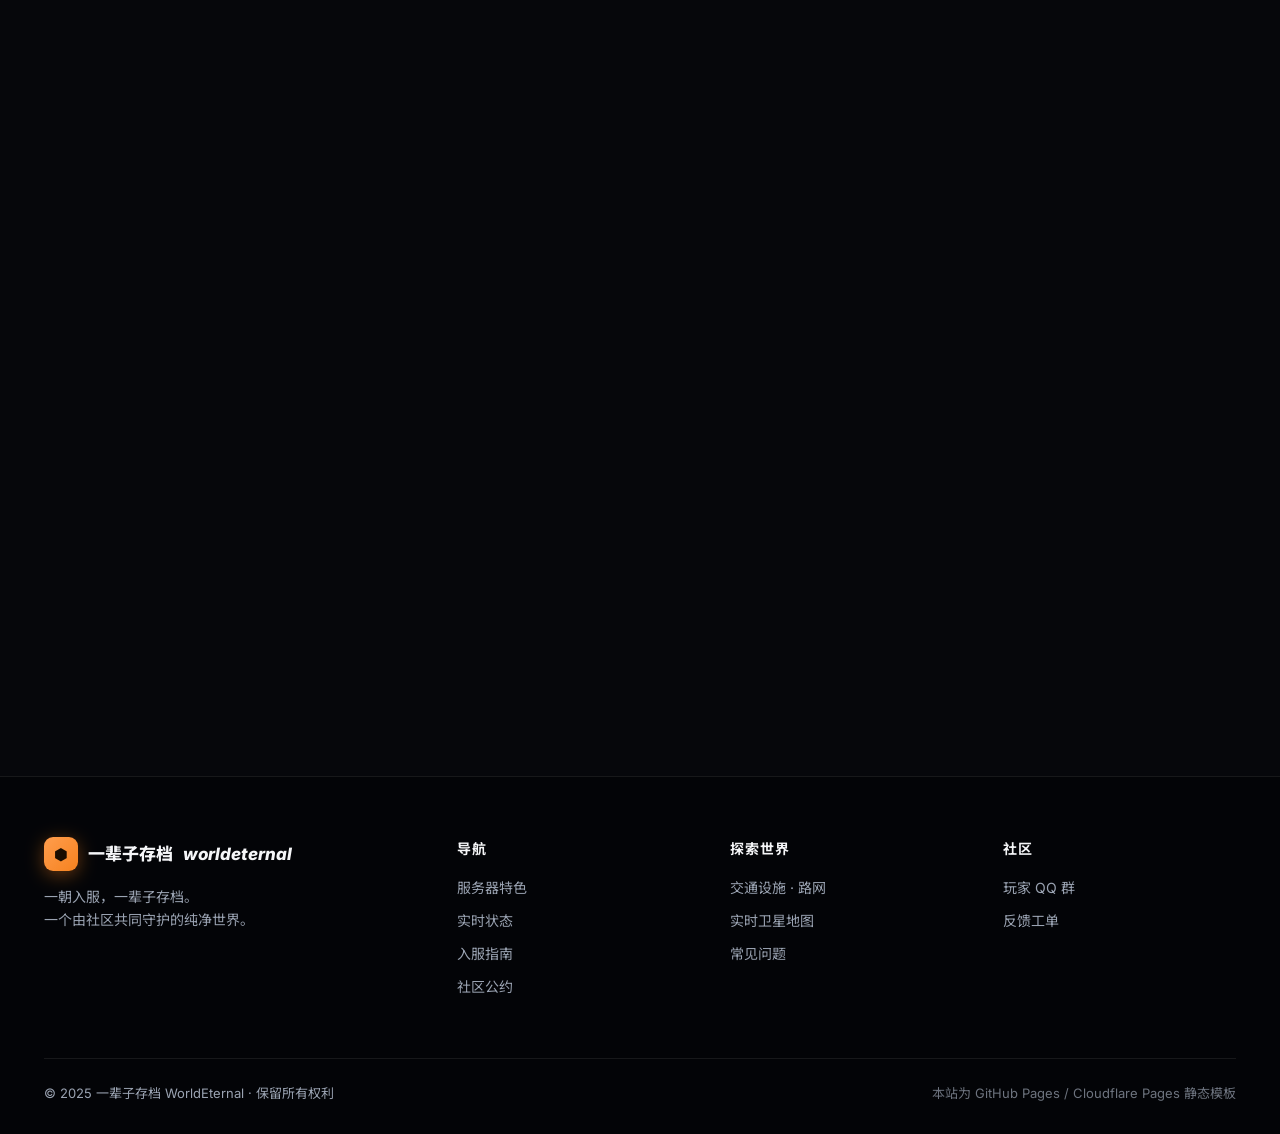
<file: 一辈子存档-WorldEternal-纯净生存-Minecraft-服务器.html>
<!DOCTYPE html>
<html lang="zh-CN">
<head>
  <meta charset="UTF-8">
  <meta name="viewport" content="width=device-width, initial-scale=1.0">
  <title>一辈子存档 WorldEternal · 纯净生存 Minecraft 服务器</title>
  <meta name="description" content="一辈子存档 WorldEternal —— 公益纯净生存 MC 服务器。无圈地、建筑生电友好、Java/基岩互通、离线可进。">
  <link rel="preconnect" href="https://fonts.googleapis.com">
  <link rel="preconnect" href="https://fonts.gstatic.com" crossorigin>
  <link href="https://fonts.googleapis.com/css2?family=Inter:wght@400;500;600;700;800;900&family=Noto+Sans+SC:wght@400;500;700;900&display=swap" rel="stylesheet">
  <link rel="stylesheet" href="css/style.css">
</head>
<body>

  <div class="scroll-progress" id="scrollProgress"></div>
  <div class="bg-grid"></div>
  <div class="glow glow-1"></div>
  <div class="glow glow-2"></div>
  <div class="glow glow-3"></div>

  <!-- ===== 导航栏 ===== -->
  <header class="navbar" id="navbar">
    <a class="brand" href="#hero">
      <span class="brand-mark">⬢</span>
      <span class="brand-name">一辈子存档 <em>worldeternal</em></span>
    </a>
    <nav class="nav-links" id="navLinks">
      <a href="#hero">首页</a>
      <a href="#features">特色</a>
      <a href="#status">状态</a>
      <a href="#guide">入服指南</a>
      <a href="facilities.html">交通设施</a>
      <a href="#livemap">实时卫星地图</a>
      <a href="#rules">规则</a>
    </nav>
    <div class="nav-actions">
      <a href="#guide" class="btn btn-primary nav-cta">立即加入</a>
      <button class="hamburger" id="hamburger" aria-label="打开菜单">
        <span></span><span></span><span></span>
      </button>
    </div>
  </header>

  <!-- 移动端菜单 -->
  <div class="mobile-menu" id="mobileMenu">
    <nav>
      <a href="#hero">首页</a>
      <a href="#features">特色</a>
      <a href="#status">服务器状态</a>
      <a href="#guide">入服指南</a>
      <a href="facilities.html">交通设施</a>
      <a href="#livemap">实时卫星地图</a>
      <a href="#rules">规则</a>
    </nav>
    <a href="#guide" class="btn btn-primary mobile-cta">立即加入</a>
  </div>

  <!-- ===== Hero ===== -->
  <section class="hero" id="hero">
    <div class="hero-aurora"></div>
    <div class="block block-grass b1"></div>
    <div class="block block-diamond b2"></div>
    <div class="block block-stone b3"></div>
    <div class="block block-tnt b4"></div>

    <div class="hero-inner">
      <span class="hero-badge reveal">公益 · 纯净生存 · 无圈地 · 建筑生电友好</span>
      <h1 class="reveal">一朝入服，<span class="gradient-text">一辈子存档</span></h1>
      <p class="hero-sub reveal">
        一辈子存档 · WorldEternal 是一个以纯净生存为核心的公益 Minecraft 服务器。<br class="pc-only">
        Java / 基岩互通、离线可进，回归最纯粹的方块乐趣。
      </p>
      <div class="hero-actions reveal">
        <a href="#guide" class="btn btn-primary">🎮 加入服务器</a>
        <button class="btn btn-ghost" id="heroCopyIp">📋 复制地址</button>
      </div>
      <div class="hero-live reveal" id="heroLive">
        <span class="dot dot-green"></span>
        <span id="heroStatusText">在线</span>
        <span class="sep">·</span>
        <span>玩家 <b id="heroPlayers">0</b></span>
        <span class="sep">·</span>
        <span>TPS <b id="heroTps">20.0</b></span>
      </div>
    </div>
  </section>

  <!-- ===== 关键词跑马灯 ===== -->
  <div class="marquee" aria-hidden="true">
    <div class="marquee-track">
      <span>公益</span><i>✦</i><span>纯净生存</span><i>✦</i><span>无圈地</span><i>✦</i>
      <span>建筑生电友好</span><i>✦</i><span>Java / 基岩互通</span><i>✦</i><span>离线可进</span><i>✦</i>
      <span>一辈子存档</span><i>✦</i>
      <span>公益</span><i>✦</i><span>纯净生存</span><i>✦</i><span>无圈地</span><i>✦</i>
      <span>建筑生电友好</span><i>✦</i><span>Java / 基岩互通</span><i>✦</i><span>离线可进</span><i>✦</i>
      <span>一辈子存档</span><i>✦</i>
    </div>
  </div>

  <!-- ===== 数据统计 ===== -->
  <section class="stats">
    <div class="stat reveal"><div class="stat-num" data-count="2">0</div><div class="stat-label">年运营</div></div>
    <div class="stat reveal"><div class="stat-num" data-count="19">0</div><div class="stat-label">注册玩家</div></div>
  </section>

  <!-- ===== 服务器特色 ===== -->
  <section class="section" id="features">
    <div class="section-head reveal">
      <span class="eyebrow">WHY WORLDETERNAL</span>
      <h2>为纯粹生存而设计的 <span class="gradient-text">每一处细节</span></h2>
      <p>没有花哨的氪金系统，只有原汁原味的方块世界。</p>
    </div>
    <div class="cards-grid">
      <div class="card tilt reveal">
        <div class="card-icon">🌲</div>
        <h3>纯净生存</h3>
        <p>无 RNG、无氪金、无强制任务。原版机制，难度适中，回归最初的生存体验。</p>
      </div>
      <div class="card tilt reveal">
        <div class="card-icon">🏗️</div>
        <h3>无圈地</h3>
        <p>全图自由建造，杜绝占坑摆烂。文明建造、互相尊重，让世界真正属于每个人。</p>
      </div>
      <div class="card tilt reveal">
        <div class="card-icon">⚙️</div>
        <h3>建筑 · 生电友好</h3>
        <p>高频红石、刷怪塔、TNT 复制全面开放（合规申报），建筑党与生电党都能放手施展。</p>
      </div>
      <div class="card tilt reveal">
        <div class="card-icon">🔗</div>
        <h3>Java / 基岩互通</h3>
        <p>通过 Geyser 桥接双端同服。手机、电脑、主机玩家在同一片大陆共同冒险。</p>
      </div>
      <div class="card tilt reveal">
        <div class="card-icon">🛡️</div>
        <h3>离线可进</h3>
        <p>无需正版即可畅玩，同时提供账号安全保护，防止盗号与被冒名。</p>
      </div>
      <div class="card tilt reveal">
        <div class="card-icon">💬</div>
        <h3>一对一玩家交流</h3>
        <p>服主与管理员一对一沟通：新手答疑、存档求助、建筑申报、问题反馈，都能直接找到人。</p>
      </div>
    </div>
  </section>

  <!-- ===== 实时状态 ===== -->
  <section class="section" id="status">
    <div class="section-head reveal">
      <span class="eyebrow">SERVER STATUS</span>
      <h2>实时<span class="gradient-text">状态</span></h2>
      <p>在线状态、在线延迟、玩家人数与 TPS 实时同步更新。</p>
    </div>
    <div class="status-solo card reveal">
      <div class="status-head">
        <span class="dot dot-green pulse" id="statusDot"></span>
        <span class="status-label" id="statusText">在线</span>
        <span class="status-live-tag">LIVE · 每 10 秒自动刷新</span>
      </div>
      <div class="metric-row">
        <div class="metric">
          <span class="metric-key">在线延迟</span>
          <span class="metric-val" id="statusPing">--</span>
          <span class="metric-unit">ms</span>
        </div>
        <div class="metric">
          <span class="metric-key">在线玩家</span>
          <span class="metric-val" id="statusPlayers">--</span>
          <span class="metric-unit">人</span>
        </div>
        <div class="metric">
          <span class="metric-key">TPS</span>
          <span class="metric-val" id="statusTps">--</span>
          <span class="metric-unit">/ 20</span>
        </div>
      </div>
      <p class="status-note">服务器地址：<code>worldeternal.xyz</code>　数据由 ServerTap 插件 + mcstatus.io 实时提供</p>
    </div>
  </section>

  <!-- ===== 入服指南（时间线） ===== -->
  <section class="section" id="guide">
    <div class="section-head reveal">
      <span class="eyebrow">GETTING STARTED</span>
      <h2>三步启程，<span class="gradient-text">开启一辈子的存档</span></h2>
      <p>从入群到进服，全程轻松愉快。</p>
    </div>
    <div class="timeline">
      <div class="timeline-item reveal">
        <div class="timeline-num">01</div>
        <div class="timeline-body">
          <h3>加入玩家社区</h3>
          <p>加入对应的玩家 QQ 群，与全体玩家同游，第一时间获取公告与活动信息。</p>
          <a class="timeline-link" href="#" data-href="qq">加入玩家 QQ 群 →</a>
        </div>
      </div>
      <div class="timeline-item reveal">
        <div class="timeline-num">02</div>
        <div class="timeline-body">
          <h3>白名单考核</h3>
          <p>由服主亲自检验，确认你适合这个社区后，即可获得入服资格。</p>
          <span class="timeline-tag">服主亲自检验</span>
        </div>
      </div>
      <div class="timeline-item reveal">
        <div class="timeline-num">03</div>
        <div class="timeline-body">
          <h3>加入服务器</h3>
          <p>加入服务器，尽情享受属于你的方块世界，开启这一辈子的存档。</p>
          <button class="btn btn-primary btn-sm" id="guideCopyIp">📋 worldeternal.xyz</button>
        </div>
      </div>
    </div>
  </section>

  <!-- ===== 实时卫星地图 ===== -->
  <section class="section" id="livemap">
    <div class="section-head reveal">
      <span class="eyebrow">SATELLITE VIEW</span>
      <h2>实时卫星地图</h2>
      <p>上帝视角，实时俯瞰广袤的世界地貌与玩家足迹。</p>
    </div>
    <div class="card map-frame reveal" id="mapFrame">
      <div class="map-frame-placeholder" id="mapPlaceholder">
        <div class="radar"></div>
        <h3>在线地图已就绪</h3>
        <p>请在 <code>js/main.js</code> 的 <code>CONFIG.mapUrl</code> 填入 Dynmap / BlueMap 地址后自动嵌入。</p>
        <a class="btn btn-primary" href="#" data-href="map" id="openMapBtn">打开实时地图 →</a>
      </div>
    </div>
  </section>

  <!-- ===== 服务器规则 ===== -->
  <section class="section" id="rules">
    <div class="section-head reveal">
      <span class="eyebrow">COMMUNITY RULES</span>
      <h2>简明 <span class="gradient-text">社区公约</span></h2>
      <p>自由之上，是相互尊重。寥寥数条，人人遵守。</p>
    </div>
    <div class="rules-grid">
      <div class="rule-card reveal"><span class="rule-num">01</span><p>尊重他人，禁止恶意破坏、偷窃与欺骗。</p></div>
      <div class="rule-card reveal"><span class="rule-num">02</span><p>禁止使用外挂与恶意作弊，共同守护公平环境。</p></div>
      <div class="rule-card reveal"><span class="rule-num">03</span><p>无圈地制下请文明建造，请勿长期占用大面积空地。</p></div>
      <div class="rule-card reveal"><span class="rule-num">04</span><p>高频红石与 TNT 复制请先申报，做好防卡顿设计。</p></div>
      <div class="rule-card reveal"><span class="rule-num">05</span><p>公共频道禁止刷屏、引战与人身攻击。</p></div>
      <div class="rule-card reveal"><span class="rule-num">06</span><p>服从管理协调，纠纷可通过一对一沟通申诉复核。</p></div>
    </div>
  </section>

  <!-- ===== FAQ ===== -->
  <section class="section section-narrow" id="faq">
    <div class="section-head reveal">
      <span class="eyebrow">FAQ</span>
      <h2>常见 <span class="gradient-text">问题</span></h2>
    </div>
    <div class="accordion" id="faqList">
      <div class="acc-item reveal">
        <button class="acc-head">服务器是免费的吗？<span class="acc-arrow">+</span></button>
        <div class="acc-body"><div class="acc-body-inner">是的，一辈子存档完全公益运营，服务器由社区共同维护，不设任何付费门槛。</div></div>
      </div>
      <div class="acc-item reveal">
        <button class="acc-head">需要正版 Minecraft 吗？<span class="acc-arrow">+</span></button>
        <div class="acc-body"><div class="acc-body-inner">不需要。服务器开启离线模式，正版、离线、基岩版玩家均可进入。</div></div>
      </div>
      <div class="acc-item reveal">
        <button class="acc-head">怎么加入玩家 QQ 群？<span class="acc-arrow">+</span></button>
        <div class="acc-body"><div class="acc-body-inner">点击入服指南第一步的「加入玩家 QQ 群」链接，或页脚「社区」中的入口即可。</div></div>
      </div>
      <div class="acc-item reveal">
        <button class="acc-head">怎么获得白名单？<span class="acc-arrow">+</span></button>
        <div class="acc-body"><div class="acc-body-inner">按入服指南三步完成即可：① 加入玩家 QQ 群 → ② 由服主亲自检验 → ③ 加入服务器尽情享受。</div></div>
      </div>
      <div class="acc-item reveal">
        <button class="acc-head">服务器会删档吗？<span class="acc-arrow">+</span></button>
        <div class="acc-body"><div class="acc-body-inner">不会。正如服务器名所言，这是「一辈子存档」，主世界永久保留、不删档，任何版本更新都会提前在群内公告并做好备份迁移。</div></div>
      </div>
      <div class="acc-item reveal">
        <button class="acc-head">怎么查看交通路网？<span class="acc-arrow">+</span></button>
        <div class="acc-body"><div class="acc-body-inner">进入顶部导航「交通设施」页面，可查看全景交互式路网与各站点设施详情，支持搜索、筛选、导入与添加路径点。</div></div>
      </div>
    </div>
  </section>

  <!-- ===== 页脚 ===== -->
  <footer class="footer">
    <div class="footer-main">
      <div class="footer-brand">
        <a class="brand" href="#hero"><span class="brand-mark">⬢</span> 一辈子存档 <em>worldeternal</em></a>
        <p>一朝入服，一辈子存档。<br>一个由社区共同守护的纯净世界。</p>
      </div>
      <div class="footer-col">
        <h4>导航</h4>
        <a href="#features">服务器特色</a>
        <a href="#status">实时状态</a>
        <a href="#guide">入服指南</a>
        <a href="#rules">社区公约</a>
      </div>
      <div class="footer-col">
        <h4>探索世界</h4>
        <a href="facilities.html">交通设施 · 路网</a>
        <a href="#livemap">实时卫星地图</a>
        <a href="#faq">常见问题</a>
      </div>
      <div class="footer-col">
        <h4>社区</h4>
        <a href="#" data-href="qq">玩家 QQ 群</a>
        <a href="#" data-href="feedback">反馈工单</a>
      </div>
    </div>
    <div class="footer-bottom">
      <span>© <span id="year">2025</span> 一辈子存档 WorldEternal · 保留所有权利</span>
      <span class="footer-note">本站为 GitHub Pages / Cloudflare Pages 静态模板</span>
    </div>
  </footer>

  <div class="toast" id="toast">✅ 已复制服务器地址</div>

  <script src="js/main.js"></script>
</body>
</html>
</file>
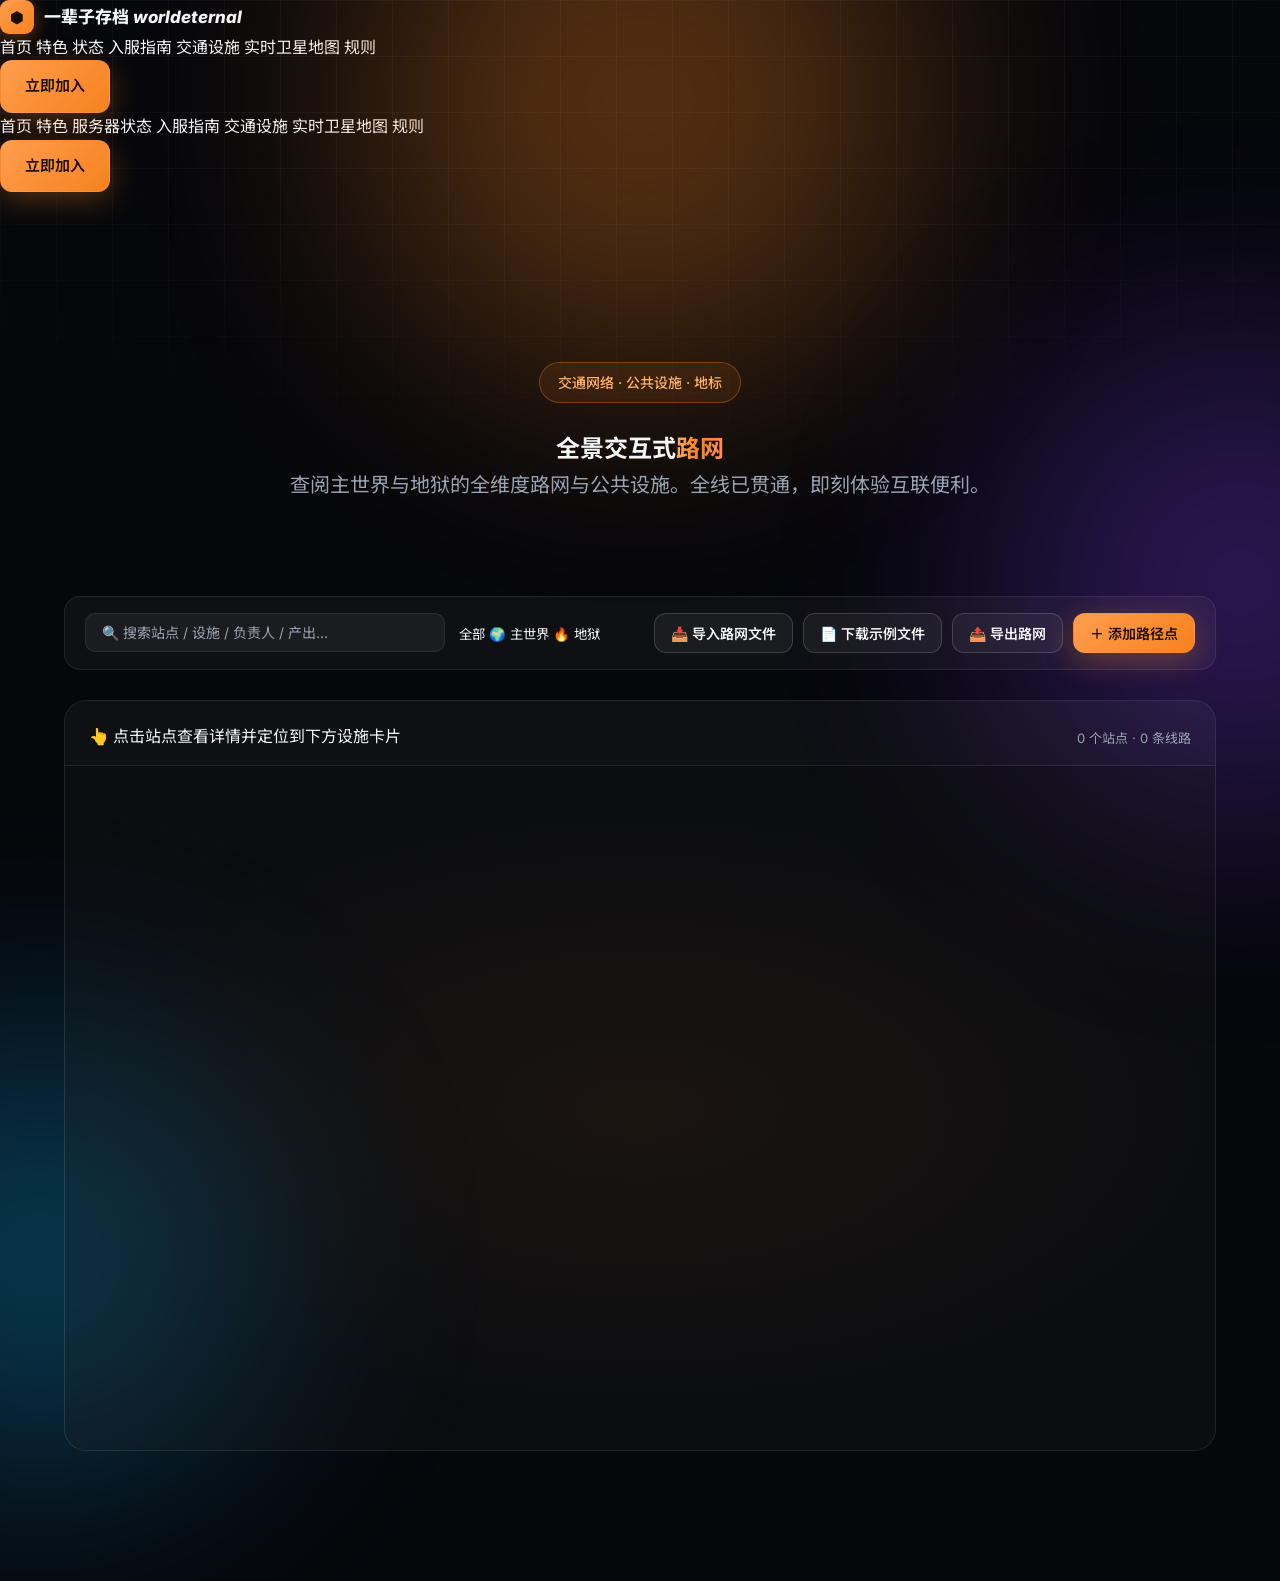
<file: 交通网络与公共设施-一辈子存档-WorldEternal.html>
<!DOCTYPE html>
<html lang="zh-CN">
<head>
  <meta charset="UTF-8">
  <meta name="viewport" content="width=device-width, initial-scale=1.0">
  <title>交通网络与公共设施 · 一辈子存档 WorldEternal</title>
  <meta name="description" content="一辈子存档 WorldEternal —— 全景交互式交通路网，主世界与地狱全维度路网，支持导入路网文件与添加路径点。">
  <link rel="preconnect" href="https://fonts.googleapis.com">
  <link rel="preconnect" href="https://fonts.gstatic.com" crossorigin>
  <link href="https://fonts.googleapis.com/css2?family=Inter:wght@400;500;600;700;800;900&family=Noto+Sans+SC:wght@400;500;700;900&display=swap" rel="stylesheet">
  <link rel="stylesheet" href="css/style.css">
</head>
<body>

  <div class="scroll-progress" id="scrollProgress"></div>
  <div class="bg-grid"></div>
  <div class="glow glow-1"></div>
  <div class="glow glow-2"></div>
  <div class="glow glow-3"></div>

  <!-- ===== 导航栏 ===== -->
  <header class="navbar" id="navbar">
    <a class="brand" href="index.html">
      <span class="brand-mark">⬢</span>
      <span class="brand-name">一辈子存档 <em>worldeternal</em></span>
    </a>
    <nav class="nav-links" id="navLinks">
      <a href="index.html#hero">首页</a>
      <a href="index.html#features">特色</a>
      <a href="index.html#status">状态</a>
      <a href="index.html#guide">入服指南</a>
      <a href="facilities.html" class="active">交通设施</a>
      <a href="index.html#livemap">实时卫星地图</a>
      <a href="index.html#rules">规则</a>
    </nav>
    <div class="nav-actions">
      <a href="index.html#guide" class="btn btn-primary nav-cta">立即加入</a>
      <button class="hamburger" id="hamburger" aria-label="打开菜单">
        <span></span><span></span><span></span>
      </button>
    </div>
  </header>

  <div class="mobile-menu" id="mobileMenu">
    <nav>
      <a href="index.html#hero">首页</a>
      <a href="index.html#features">特色</a>
      <a href="index.html#status">服务器状态</a>
      <a href="index.html#guide">入服指南</a>
      <a href="facilities.html">交通设施</a>
      <a href="index.html#livemap">实时卫星地图</a>
      <a href="index.html#rules">规则</a>
    </nav>
    <a href="index.html#guide" class="btn btn-primary mobile-cta">立即加入</a>
  </div>

  <!-- ===== 页头 ===== -->
  <section class="facilities-hero">
    <div class="hero-inner">
      <span class="hero-badge">交通网络 · 公共设施 · 地标</span>
      <h1>全景交互式<span class="gradient-text">路网</span></h1>
      <p class="hero-sub">查阅主世界与地狱的全维度路网与公共设施。全线已贯通，即刻体验互联便利。</p>
    </div>
  </section>

  <!-- ===== 操作工具条 ===== -->
  <section class="toolbar">
    <div class="toolbar-inner">
      <div class="toolbar-left">
        <input type="text" id="searchInput" class="search-input" placeholder="🔍 搜索站点 / 设施 / 负责人 / 产出…">
        <div class="tabs" id="worldTabs">
          <button class="tab active" data-world="全部">全部</button>
          <button class="tab" data-world="主世界">🌍 主世界</button>
          <button class="tab" data-world="地狱">🔥 地狱</button>
        </div>
      </div>
      <div class="toolbar-right">
        <button class="btn btn-ghost btn-sm" id="importBtn">📥 导入路网文件</button>
        <button class="btn btn-ghost btn-sm" id="sampleBtn">📄 下载示例文件</button>
        <button class="btn btn-ghost btn-sm" id="exportBtn">📤 导出路网</button>
        <button class="btn btn-primary btn-sm" id="addBtn">＋ 添加路径点</button>
        <input type="file" id="importFile" accept=".json" hidden>
      </div>
    </div>
  </section>

  <!-- ===== 主内容：SVG 路网 + 设施列表 ===== -->
  <main class="facilities-main">

    <!-- 交互式路网 -->
    <section class="map-panel card">
      <div class="map-toolbar">
        <span class="map-hint">👆 点击站点查看详情并定位到下方设施卡片</span>
        <span class="map-count" id="mapCount">0 个站点 · 0 条线路</span>
      </div>
      <div class="map-stage">
        <svg id="mapSvg" viewBox="0 0 800 470" role="img" aria-label="服务器交通路网"></svg>
      </div>
    </section>

    <!-- 设施数据库列表（云中城 facilities 同构） -->
    <section class="facility-list" id="facilityList"></section>

  </main>

  <!-- ===== 空状态 ===== -->
  <div class="list-empty" id="listEmpty" hidden>
    <p>😶 没有符合条件的站点</p>
  </div>

  <!-- ===== 添加路径点弹窗 ===== -->
  <div class="modal-overlay" id="modalOverlay" hidden>
    <div class="modal">
      <div class="modal-head">
        <h3>添加路径点 / 设施</h3>
        <button class="modal-close" id="modalClose">✕</button>
      </div>
      <form id="addForm" class="modal-form">
        <div class="form-row">
          <label>名称 <span class="req">*</span><input name="name" required placeholder="如：刷石机"></label>
          <label>图标 (emoji) <input name="icon" placeholder="⚙️"></label>
        </div>
        <div class="form-row">
          <label>所属世界
            <select name="world">
              <option>主世界</option>
              <option>地狱</option>
              <option>末地</option>
            </select>
          </label>
          <label>负责人 <input name="owner" placeholder="点击可复制 QQ"></label>
        </div>
        <div class="form-row">
          <label>地图 X 坐标 <input name="x" type="number" min="0" max="800" placeholder="0-800"></label>
          <label>地图 Y 坐标 <input name="y" type="number" min="0" max="470" placeholder="0-470"></label>
        </div>
        <label>游戏内坐标 <input name="coords" placeholder="X: -856, Y: 69, Z: 478"></label>
        <label>依赖站点 <input name="depend" placeholder="如：主城站"></label>
        <label>描述 / 产出 / 提示
          <textarea name="desc" rows="3" placeholder="设施功能、产出、使用提示……"></textarea>
        </label>
        <label>接驳方式
          <textarea name="transport" rows="2" placeholder="如：主世界冰道主站，到达 XXX 站后出站步行至目的地"></textarea>
        </label>
        <div class="form-row form-actions">
          <button type="button" class="btn btn-ghost" id="formCancel">取消</button>
          <button type="submit" class="btn btn-primary">保存路径点</button>
        </div>
      </form>
    </div>
  </div>

  <!-- 轻提示 -->
  <div class="toast" id="toast"></div>

  <script src="js/facilities.js"></script>
</body>
</html>
</file>
<file: css/style.css>
/* =========================================================
   一辈子存档 WorldEternal · Cloudflare Connect 风格
   侧边灵动抽屉 · 路网规划反色分区 · 响应式
   ========================================================= */
:root{
  --bg:#06070b;
  --card:rgba(255,255,255,.04);
  --card-hover:rgba(255,255,255,.07);
  --border:rgba(255,255,255,.08);
  --border-strong:rgba(255,255,255,.16);
  --text:#f5f6f8;
  --text-dim:#9aa3b2;
  --accent:#f6821f;
  --accent-2:#ffb066;
  --grad:linear-gradient(135deg,#ff9d4d,#f6821f);
  --grad-text:linear-gradient(92deg,#ffb066,#f6821f 45%,#ff8f5c);
  --radius:16px;
  --radius-lg:22px;
  --shadow:0 20px 60px rgba(0,0,0,.5);
  --font:'Inter','Noto Sans SC',system-ui,-apple-system,'PingFang SC','Microsoft YaHei',sans-serif;
}

*{margin:0;padding:0;box-sizing:border-box}
html{scroll-behavior:smooth}
body{
  background:var(--bg);color:var(--text);font-family:var(--font);
  line-height:1.65;overflow-x:hidden;-webkit-font-smoothing:antialiased;
}
a{color:inherit;text-decoration:none}
button{font-family:inherit;color:inherit;background:none;border:none;cursor:pointer}
code{font-family:ui-monospace,SFMono-Regular,Menlo,monospace;background:rgba(255,255,255,.08);padding:2px 6px;border-radius:6px;font-size:.85em}
.pc-only{display:block}

/* ---------- 背景装饰 ---------- */
.scroll-progress{position:fixed;top:0;left:0;height:3px;width:0;background:var(--grad);z-index:300;will-change:width}
.bg-grid{
  position:fixed;inset:0;z-index:0;pointer-events:none;
  background-image:linear-gradient(rgba(255,255,255,.045) 1px,transparent 1px),linear-gradient(90deg,rgba(255,255,255,.045) 1px,transparent 1px);
  background-size:56px 56px;
  -webkit-mask-image:radial-gradient(ellipse 90% 55% at 50% 0%,#000 40%,transparent 100%);
  mask-image:radial-gradient(ellipse 90% 55% at 50% 0%,#000 40%,transparent 100%);
}
.glow{position:fixed;border-radius:50%;filter:blur(120px);opacity:.32;pointer-events:none;z-index:0}
.glow-1{width:560px;height:560px;background:#f6821f;top:-180px;left:50%;transform:translateX(-50%)}
.glow-2{width:480px;height:480px;background:#7c3aed;top:38%;right:-200px}
.glow-3{width:440px;height:440px;background:#0ea5e9;top:115%;left:-180px}

/* ---------- 按钮 ---------- */
.btn{
  position:relative;overflow:hidden;display:inline-flex;align-items:center;justify-content:center;gap:8px;
  padding:13px 24px;border-radius:12px;font-weight:600;font-size:15px;
  border:1px solid transparent;cursor:pointer;
  transition:transform .25s,box-shadow .25s,background .25s,border-color .25s,color .25s;
  white-space:nowrap;
}
.btn-primary{background:var(--grad);color:#1a0d00;box-shadow:0 8px 30px rgba(246,130,31,.32)}
.btn-primary:hover{transform:translateY(-2px);box-shadow:0 14px 44px rgba(246,130,31,.48)}
.btn-ghost{background:rgba(255,255,255,.05);border-color:var(--border-strong);color:var(--text)}
.btn-ghost:hover{border-color:var(--accent);color:var(--accent-2);transform:translateY(-2px)}
.btn-sm{padding:9px 16px;font-size:14px}
.btn:disabled{opacity:.5;pointer-events:none}
.ripple{
  position:absolute;border-radius:50%;background:rgba(255,255,255,.45);
  transform:scale(0);animation:ripple .6s ease-out;pointer-events:none;
  width:12px;height:12px;margin:-6px 0 0 -6px;
}
@keyframes ripple{to{transform:scale(26);opacity:0}}

/* =========================================================
   侧边灵动抽屉导航
   ========================================================= */
.menu-btn{
  position:fixed;top:16px;left:16px;z-index:150;
  width:44px;height:44px;border-radius:13px;
  background:rgba(255,255,255,.06);border:1px solid var(--border);
  -webkit-backdrop-filter:blur(10px);backdrop-filter:blur(10px);
  display:flex;flex-direction:column;align-items:center;justify-content:center;gap:5px;
  transition:transform .3s,background .25s,border-color .25s,opacity .3s;
  will-change:transform;
}
.menu-btn:hover{border-color:var(--accent);transform:translateY(-2px)}
.menu-btn.scrolled{opacity:.7}
.menu-btn span{display:block;width:20px;height:2px;background:var(--text);border-radius:2px;transition:.3s}
.menu-btn.open span:nth-child(1){transform:translateY(7px) rotate(45deg)}
.menu-btn.open span:nth-child(2){opacity:0}
.menu-btn.open span:nth-child(3){transform:translateY(-7px) rotate(-45deg)}

.sidebar-backdrop{
  position:fixed;inset:0;z-index:190;background:rgba(3,4,6,.65);
  -webkit-backdrop-filter:blur(6px);backdrop-filter:blur(6px);
  opacity:0;pointer-events:none;transition:opacity .35s;
}
.sidebar-backdrop.show{opacity:1;pointer-events:auto}

.sidebar{
  position:fixed;top:0;left:0;bottom:0;width:min(320px,88vw);z-index:200;
  background:rgba(8,9,14,.98);
  -webkit-backdrop-filter:blur(24px);backdrop-filter:blur(24px);
  border-right:1px solid var(--border);
  transform:translateX(-108%);
  transition:transform .48s cubic-bezier(.19,1,.22,1);
  display:flex;flex-direction:column;overflow-y:auto;
  will-change:transform;
}
.sidebar.open{transform:translateX(0)}

.sidebar-head{
  display:flex;align-items:center;justify-content:space-between;
  padding:22px 24px 16px;border-bottom:1px solid var(--border);
}
.brand{display:flex;align-items:center;gap:10px;font-weight:800;font-size:17px}
.brand-mark{
  display:grid;place-items:center;width:34px;height:34px;border-radius:9px;
  background:var(--grad);color:#1a0d00;font-size:16px;
  box-shadow:0 4px 18px rgba(246,130,31,.4);flex-shrink:0;
}
.brand-text{display:flex;flex-direction:column;line-height:1.15}
.brand-sub{font-size:11px;color:var(--text-dim);font-weight:500;font-style:normal}
.sidebar-close{
  width:34px;height:34px;border-radius:9px;display:grid;place-items:center;
  background:rgba(255,255,255,.06);border:1px solid var(--border);font-size:14px;transition:.2s;
}
.sidebar-close:hover{background:rgba(239,68,68,.15);border-color:#ef4444}

/* 导航组 */
.sidebar-nav{display:flex;flex-direction:column;gap:3px;padding:18px 20px 6px}
.nav-section-label{
  font-size:11px;font-weight:700;letter-spacing:.18em;color:var(--text-dim);opacity:.65;
  margin:0 10px 6px;text-transform:uppercase;
}
.sidebar-nav a{
  padding:12px 14px;border-radius:11px;font-size:15px;font-weight:600;
  color:var(--text-dim);transition:color .2s,background .2s,padding-left .25s;
}
.sidebar-nav a:hover{color:var(--text);background:rgba(255,255,255,.05);padding-left:18px}
.sidebar-nav a.active{color:var(--text)}
.sidebar-nav a.active::before{
  content:"";position:absolute;left:6px;top:50%;transform:translateY(-50%);
  width:3px;height:20px;border-radius:3px;background:var(--grad);
}

/* 分隔线 */
.sidebar-separator{
  height:1px;margin:10px 24px;
  background:linear-gradient(90deg,transparent,rgba(255,255,255,.22),transparent);
}

/* 路网规划：主题相反配色（亮色卡） */
.sidebar-special{padding:6px 20px 14px;display:flex;flex-direction:column;gap:8px}
.special-label{color:var(--accent-2)}
.route-card{
  display:flex;align-items:center;gap:14px;
  background:linear-gradient(135deg,#ffb066,#f6821f);
  color:#1a0d00;border-radius:14px;padding:15px;
  box-shadow:0 10px 30px rgba(246,130,31,.35);
  transition:transform .25s,box-shadow .25s;
  position:relative;overflow:hidden;
}
/* 微光扫过 */
.route-card::after{
  content:"";position:absolute;inset:0;
  background:linear-gradient(120deg,transparent 30%,rgba(255,255,255,.35) 50%,transparent 70%);
  transform:translateX(-110%);transition:transform .6s ease;
}
.route-card:hover{transform:translateY(-3px);box-shadow:0 16px 44px rgba(246,130,31,.5)}
.route-card:hover::after{transform:translateX(110%)}
.route-card.active{box-shadow:0 0 0 3px rgba(255,255,255,.4),0 16px 44px rgba(246,130,31,.5)}
.route-icon{
  width:44px;height:44px;border-radius:12px;flex-shrink:0;
  background:rgba(26,13,0,.14);display:grid;place-items:center;font-size:22px;
}
.route-info{display:flex;flex-direction:column;gap:2px;flex:1;min-width:0}
.route-info strong{font-size:16px;font-weight:800}
.route-info small{font-size:11px;color:rgba(26,13,0,.68);white-space:nowrap;overflow:hidden;text-overflow:ellipsis}
.route-arrow{font-size:18px;color:rgba(26,13,0,.65);flex-shrink:0;transition:transform .25s}
.route-card:hover .route-arrow{transform:translateX(4px)}

/* 侧边底部 */
.sidebar-foot{
  margin-top:auto;padding:16px 20px 24px;
  border-top:1px solid var(--border);
  display:flex;flex-direction:column;gap:10px;
}
.sidebar-foot .btn{width:100%}

/* ---------- Hero ---------- */
.hero{position:relative;z-index:1;text-align:center;padding:170px 40px 100px;overflow:hidden}
.hero-aurora{
  position:absolute;left:50%;top:-120px;width:900px;height:560px;transform:translateX(-50%);
  background:radial-gradient(ellipse 40% 45% at 50% 55%,rgba(246,130,31,.28),transparent 70%),
             radial-gradient(ellipse 30% 40% at 38% 40%,rgba(124,58,237,.18),transparent 70%),
             radial-gradient(ellipse 30% 40% at 62% 40%,rgba(14,165,233,.16),transparent 70%);
  filter:blur(30px);pointer-events:none;animation:aurora 14s ease-in-out infinite alternate;
}
@keyframes aurora{0%{transform:translateX(-50%) scale(1) rotate(0);opacity:.85}100%{transform:translateX(-46%) scale(1.12) rotate(3deg);opacity:1}}
.hero-inner{position:relative;z-index:2;max-width:880px;margin:0 auto}
.hero-badge{display:inline-block;padding:8px 18px;border-radius:999px;margin-bottom:26px;background:rgba(246,130,31,.1);border:1px solid rgba(246,130,31,.35);color:var(--accent-2);font-size:14px;font-weight:500}
.hero h1{font-size:clamp(40px,6.4vw,76px);font-weight:900;letter-spacing:-.025em;line-height:1.08;margin-bottom:24px}
.gradient-text{background:var(--grad-text);-webkit-background-clip:text;background-clip:text;color:transparent}
.hero-sub{font-size:clamp(16px,2vw,20px);color:var(--text-dim);margin-bottom:38px}
.hero-actions{display:flex;gap:16px;justify-content:center;flex-wrap:wrap}
.hero-live{display:inline-flex;align-items:center;gap:10px;margin-top:44px;padding:12px 22px;border-radius:999px;background:rgba(255,255,255,.05);border:1px solid var(--border);font-size:14px;color:var(--text-dim);-webkit-backdrop-filter:blur(12px);backdrop-filter:blur(12px)}
.hero-live b{color:var(--text)}
.hero-live .sep{opacity:.4}
.dot{width:9px;height:9px;border-radius:50%;display:inline-block;flex-shrink:0}
.dot-green{background:#34d399;box-shadow:0 0 12px rgba(52,211,153,.8)}
.dot-gray{background:#6b7280}
.pulse{animation:pulse 1.6s ease-in-out infinite}
@keyframes pulse{0%,100%{box-shadow:0 0 0 0 rgba(52,211,153,.5)}50%{box-shadow:0 0 0 7px rgba(52,211,153,0)}}

/* 漂浮方块 */
.float-block{position:absolute;border-radius:7px;opacity:.85;z-index:0;pointer-events:none;animation:float 9s ease-in-out infinite}
@keyframes float{0%,100%{transform:translateY(0) rotate(0)}50%{transform:translateY(-32px) rotate(8deg)}}
.fb-grass{width:34px;height:34px;background:linear-gradient(to bottom,#7cb84b 0 30%,#8a5a3b 30%);border:1px solid rgba(255,255,255,.15)}
.fb-diamond{width:26px;height:26px;background:linear-gradient(135deg,#6ee7ff,#0891b2);box-shadow:0 0 22px rgba(103,232,249,.7)}
.fb-stone{width:30px;height:30px;background:linear-gradient(to bottom,#8b8f98 0 30%,#5f636b 30%);border:1px solid rgba(255,255,255,.12)}
.fb-tnt{width:28px;height:28px;background:linear-gradient(to bottom,#d33 0 55%,#b22 55%)}
.fb-tnt::before{content:"";position:absolute;inset:0;background:repeating-linear-gradient(90deg,transparent 0 5px,rgba(0,0,0,.25) 5px 7px)}

/* ---------- 跑马灯 ---------- */
.marquee{overflow:hidden;border-block:1px solid var(--border);background:rgba(255,255,255,.02);padding:16px 0}
.marquee-track{display:flex;align-items:center;gap:44px;width:max-content;animation:scroll 24s linear infinite;white-space:nowrap}
.marquee-track span{font-size:15px;font-weight:600;color:var(--text-dim)}
.marquee-track i{color:var(--accent);font-style:normal;font-size:12px}
@keyframes scroll{to{transform:translateX(-50%)}}

/* ---------- 通用区块 ---------- */
.section{padding:100px 44px;position:relative;z-index:1;scroll-margin-top:60px}
.section-narrow{max-width:820px;margin:0 auto}
.section-head{text-align:center;max-width:680px;margin:0 auto 56px}
.section-head h2{font-size:clamp(28px,3.6vw,44px);font-weight:800;letter-spacing:-.02em;line-height:1.2;margin-bottom:14px}
.section-head p{color:var(--text-dim);font-size:16px}
.eyebrow{display:inline-block;font-size:12px;font-weight:700;letter-spacing:.22em;color:var(--accent);margin-bottom:16px}
.reveal{opacity:0;transform:translateY(30px);transition:opacity .7s ease,transform .7s ease}
.reveal.in{opacity:1;transform:none}
.card{background:var(--card);border:1px solid var(--border);border-radius:var(--radius-lg);padding:30px;transition:transform .3s,border-color .3s,background .3s,box-shadow .3s;position:relative;overflow:hidden}
.card:hover{transform:translateY(-6px);border-color:var(--border-strong);background:var(--card-hover);box-shadow:var(--shadow)}

/* ---------- 数据统计 ---------- */
.stats{position:relative;z-index:1;display:flex;justify-content:center;gap:clamp(40px,10vw,140px);padding:60px 30px;flex-wrap:wrap;text-align:center}
.stat-num{font-size:clamp(36px,5vw,58px);font-weight:900;line-height:1;background:var(--grad-text);-webkit-background-clip:text;background-clip:text;color:transparent}
.stat-label{margin-top:10px;color:var(--text-dim);font-size:15px;letter-spacing:.04em}

/* ---------- 特色卡片 ---------- */
.cards-grid{display:grid;grid-template-columns:repeat(3,1fr);gap:22px;max-width:1200px;margin:0 auto}
.card-icon{width:52px;height:52px;border-radius:14px;display:grid;place-items:center;font-size:24px;background:linear-gradient(135deg,rgba(246,130,31,.18),rgba(124,58,237,.14));border:1px solid rgba(246,130,31,.3);margin-bottom:18px}
.card h3{font-size:19px;font-weight:700;margin-bottom:10px}
.card p{color:var(--text-dim);font-size:14.5px}

/* ---------- 实时状态 ---------- */
.status-solo{max-width:660px;margin:0 auto;text-align:center;padding:36px 34px}
.status-head{display:flex;align-items:center;justify-content:center;gap:12px;margin-bottom:30px}
.status-label{font-weight:800;font-size:22px}
.status-live-badge{font-size:11px;color:var(--text-dim);letter-spacing:.08em;background:rgba(255,255,255,.05);border:1px solid var(--border);padding:4px 12px;border-radius:999px}
.metric-row{display:grid;grid-template-columns:repeat(3,1fr);gap:16px}
.metric{background:rgba(255,255,255,.035);border:1px solid var(--border);border-radius:14px;padding:22px 14px;position:relative}
.metric:not(:last-child)::after{
  content:"";position:absolute;right:-9px;top:20%;height:60%;width:1px;
  background:var(--border);
}
.metric-label{display:block;font-size:12.5px;color:var(--text-dim);letter-spacing:.1em;margin-bottom:8px}
.metric-val{font-size:clamp(28px,4vw,38px);font-weight:900;line-height:1;background:var(--grad-text);-webkit-background-clip:text;background-clip:text;color:transparent}
.metric-unit{font-size:12.5px;color:var(--text-dim);margin-left:4px}
.status-note{margin-top:22px;font-size:12.5px;color:var(--text-dim);opacity:.85}

/* ---------- 时间线 ---------- */
.timeline{max-width:760px;margin:0 auto;position:relative}
.timeline::before{content:"";position:absolute;left:27px;top:10px;bottom:10px;width:2px;background:linear-gradient(to bottom,rgba(246,130,31,.7),rgba(124,58,237,.5))}
.timeline-item{display:flex;gap:26px;position:relative;margin-bottom:34px}
.timeline-num{width:56px;height:56px;border-radius:50%;flex-shrink:0;display:grid;place-items:center;font-weight:900;font-size:17px;color:#1a0d00;background:var(--grad);box-shadow:0 6px 22px rgba(246,130,31,.4);z-index:1}
.timeline-body{background:var(--card);border:1px solid var(--border);border-radius:var(--radius);padding:24px 26px;flex:1}
.timeline-body h3{font-size:19px;margin-bottom:8px}
.timeline-body p{color:var(--text-dim);font-size:14.5px;margin-bottom:10px}
.timeline-tag{display:inline-block;font-size:12px;color:var(--accent-2);background:rgba(246,130,31,.1);border:1px solid rgba(246,130,31,.3);padding:3px 10px;border-radius:999px}
.timeline-link{color:var(--accent);font-weight:600;font-size:14.5px;transition:.2s}
.timeline-link:hover{color:var(--accent-2)}

/* ---------- 卫星地图 ---------- */
.map-card{max-width:980px;margin:0 auto;padding:0;display:grid;place-items:center;min-height:380px}
.map-card-placeholder{text-align:center;padding:50px 30px}
.map-card-placeholder h3{font-size:22px;margin:14px 0 10px}
.map-card-placeholder p{color:var(--text-dim);font-size:14px;max-width:520px;margin:0 auto 26px}
.radar-spin{width:110px;height:110px;border-radius:50%;margin:0 auto;position:relative;background:radial-gradient(circle,rgba(246,130,31,.25),rgba(6,7,11,0) 70%);border:1px solid rgba(246,130,31,.4)}
.radar-spin::before{content:"";position:absolute;inset:0;border-radius:50%;background:conic-gradient(from 0deg,rgba(246,130,31,.7),transparent 25%);animation:spin 3s linear infinite}
.radar-spin::after{content:"";position:absolute;inset:14px;border-radius:50%;border:1px dashed rgba(246,130,31,.4)}
@keyframes spin{to{transform:rotate(360deg)}}

/* ---------- 规则 ---------- */
.rules-grid{display:grid;grid-template-columns:repeat(3,1fr);gap:18px;max-width:1100px;margin:0 auto}
.rule-card{display:flex;align-items:flex-start;gap:16px;padding:22px;background:var(--card);border:1px solid var(--border);border-radius:var(--radius);transition:transform .3s,border-color .3s}
.rule-card:hover{transform:translateY(-4px);border-color:rgba(246,130,31,.45)}
.rule-num{font-size:13px;font-weight:800;color:#1a0d00;background:var(--grad);width:34px;height:34px;border-radius:9px;display:grid;place-items:center;flex-shrink:0}
.rule-card p{font-size:14.5px;color:var(--text-dim)}

/* ---------- 手风琴 FAQ ---------- */
.accordion{display:flex;flex-direction:column;gap:12px}
.acc-item{background:var(--card);border:1px solid var(--border);border-radius:14px;overflow:hidden;transition:border-color .3s}
.acc-item.open{border-color:rgba(246,130,31,.45)}
.acc-head{width:100%;display:flex;justify-content:space-between;align-items:center;gap:16px;padding:18px 22px;font-size:16px;font-weight:600;text-align:left;transition:.2s}
.acc-head:hover{color:var(--accent-2)}
.acc-arrow{font-size:22px;color:var(--accent);transition:transform .3s;line-height:1;flex-shrink:0}
.acc-item.open .acc-arrow{transform:rotate(45deg)}
.acc-body{max-height:0;overflow:hidden;transition:max-height .4s ease}
.acc-inner{padding:0 22px 20px;color:var(--text-dim);font-size:14.5px}

/* ---------- 页脚 ---------- */
.footer{position:relative;z-index:1;border-top:1px solid var(--border);background:rgba(0,0,0,.35);padding:60px 44px 30px}
.footer-main{display:grid;grid-template-columns:1.6fr 1fr 1fr 1fr;gap:40px;max-width:1200px;margin:0 auto 50px}
.footer-brand p{color:var(--text-dim);font-size:14px;margin-top:14px}
.footer-logo{display:flex;align-items:center;gap:10px;font-weight:800;font-size:18px}
.footer-logo em{font-style:normal;font-size:12.5px;color:var(--text-dim);font-weight:500;margin-left:2px}
.footer-col h4{font-size:14px;letter-spacing:.08em;color:var(--text);margin-bottom:16px}
.footer-col a{display:block;color:var(--text-dim);font-size:14px;margin-bottom:10px;transition:color .2s}
.footer-col a:hover{color:var(--accent-2)}
.footer-bottom{border-top:1px solid var(--border);padding-top:24px;display:flex;justify-content:space-between;gap:16px;flex-wrap:wrap;color:var(--text-dim);font-size:13px;max-width:1200px;margin:0 auto}
.footer-note{opacity:.7}

/* =========================================================
   路网规划页 (facilities.html) 专属样式
   ========================================================= */
.facilities-hero{position:relative;z-index:1;text-align:center;padding:170px 40px 56px;overflow:hidden}
.toolbar{position:relative;z-index:2;max-width:1200px;margin:0 auto;padding:0 24px 20px}
.toolbar-inner{display:flex;justify-content:space-between;align-items:center;gap:16px;flex-wrap:wrap;background:rgba(255,255,255,.04);border:1px solid var(--border);border-radius:16px;padding:16px 20px}
.toolbar-left{display:flex;align-items:center;gap:14px;flex-wrap:wrap;flex:1}
.toolbar-right{display:flex;gap:10px;flex-wrap:wrap}
.search-input{min-width:240px;flex:1;max-width:360px;background:rgba(255,255,255,.05);border:1px solid var(--border);border-radius:10px;color:var(--text);padding:10px 16px;font-size:14px;font-family:inherit;outline:none;transition:.2s}
.search-input:focus{border-color:var(--accent)}
.search-input::placeholder{color:var(--text-dim)}

.facilities-main{position:relative;z-index:1;max-width:1200px;margin:0 auto;padding:10px 24px 90px;display:flex;flex-direction:column;gap:40px}

/* 路网面板 */
.map-panel{padding:0}
.map-panel .map-toolbar{display:flex;justify-content:space-between;align-items:flex-end;gap:12px;flex-wrap:wrap;padding:22px 24px 16px;border-bottom:1px solid var(--border)}
.map-title{font-size:22px;font-weight:800;margin-top:6px}
.map-count{font-size:13px;color:var(--text-dim)}
.map-stage{position:relative;padding:10px;background:radial-gradient(ellipse 70% 60% at 50% 50%,rgba(246,130,31,.06),transparent 75%),rgba(0,0,0,.2)}
.map-tip{padding:14px 24px;font-size:13px;color:var(--text-dim);border-top:1px solid var(--border)}
#mapSvg{width:100%;height:auto;display:block}
.map-station{cursor:pointer}
.map-station circle{fill:#15171e;stroke:var(--border-strong);stroke-width:2;transition:.25s}
.map-station:hover circle{stroke:var(--accent)}
.map-station.active circle{fill:var(--accent);stroke:#fff}
.map-station text{fill:var(--text-dim);font-size:13px;font-weight:600;pointer-events:none;transition:fill .2s}
.map-station.active text,.map-station:hover text{fill:var(--text)}
.map-station .st-icon{font-size:15px;pointer-events:none}
.map-label{fill:var(--text-dim);font-size:13px;font-weight:600;pointer-events:none}
.map-edge{stroke:rgba(255,255,255,.16);stroke-width:2;stroke-dasharray:6 6;transition:.3s}
.map-edge.active{stroke:var(--accent);stroke-width:3.5;stroke-dasharray:none;filter:drop-shadow(0 0 8px rgba(246,130,31,.9))}

/* 设施列表 */
.list-head{display:flex;align-items:baseline;justify-content:space-between;gap:12px;border-bottom:1px solid var(--border);padding-bottom:14px}
.list-head h2{font-size:22px;font-weight:800}
.list-count{font-size:13px;color:var(--text-dim)}
.facility-list{display:flex;flex-direction:column;gap:16px}
.facility-card{cursor:pointer;padding:24px 26px}
.facility-card.flash{border-color:var(--accent);box-shadow:0 0 0 2px rgba(246,130,31,.35),var(--shadow)}
.facility-head{display:flex;justify-content:space-between;align-items:flex-start;gap:12px;flex-wrap:wrap;margin-bottom:14px}
.facility-title{display:flex;align-items:center;gap:14px}
.facility-icon{width:46px;height:46px;border-radius:12px;display:grid;place-items:center;font-size:22px;flex-shrink:0;background:linear-gradient(135deg,rgba(246,130,31,.16),rgba(14,165,233,.12));border:1px solid var(--border-strong)}
.facility-title h3{font-size:18px;font-weight:700;margin-bottom:6px}
.owner-inline{font-size:13px;color:var(--text-dim);font-weight:500}
.facility-tags{display:flex;gap:8px;flex-wrap:wrap}
.facility-world-badge{font-size:12px;color:var(--accent-2);background:rgba(246,130,31,.1);border:1px solid rgba(246,130,31,.3);padding:2px 10px;border-radius:999px}
.facility-cat-badge{font-size:12px;color:#7dd3fc;background:rgba(14,165,233,.1);border:1px solid rgba(14,165,233,.3);padding:2px 10px;border-radius:999px}
.facility-actions{display:flex;align-items:center;gap:8px}
.owner-chip{font-size:12.5px;color:var(--accent-2);background:rgba(255,255,255,.05);border:1px solid var(--border);padding:5px 12px;border-radius:999px;transition:.2s}
.owner-chip:hover{border-color:var(--accent);color:var(--text)}
.icon-del-btn{width:32px;height:32px;border-radius:8px;display:grid;place-items:center;background:rgba(255,255,255,.05);border:1px solid var(--border);font-size:14px;opacity:.7;transition:.2s}
.icon-del-btn:hover{opacity:1;border-color:#ef4444;background:rgba(239,68,68,.15)}

/* 产出行 */
.facility-output{display:flex;align-items:flex-start;gap:10px;background:rgba(255,255,255,.03);border:1px solid var(--border);border-radius:10px;padding:10px 14px;margin-bottom:12px;flex-wrap:wrap}
.output-key{font-size:12px;font-weight:700;color:var(--text-dim);flex-shrink:0;line-height:24px;min-width:2.2em}
.output-chips{display:flex;flex-wrap:wrap;gap:6px}
.out-chip{font-size:12.5px;color:var(--text);background:rgba(246,130,31,.12);border:1px solid rgba(246,130,31,.28);padding:3px 11px;border-radius:999px}

/* 提示行 */
.facility-tips{display:flex;gap:10px;margin-bottom:12px;font-size:14px;color:var(--text-dim);border-left:3px solid var(--accent);padding-left:14px}
.facility-tips p{flex:1;line-height:1.6}

/* 坐标 / 依赖 */
.facility-meta{display:flex;gap:10px;flex-wrap:wrap;margin-bottom:12px}
.meta-chip{font-size:12.5px;color:var(--text-dim);background:rgba(255,255,255,.04);border:1px solid var(--border);padding:5px 12px;border-radius:8px}

/* 接驳行 */
.facility-transport{display:flex;gap:10px;font-size:13.5px;color:var(--text-dim);background:rgba(14,165,233,.07);border-left:3px solid #0ea5e9;padding:11px 14px;border-radius:0 8px 8px 0}
.facility-transport p{flex:1;line-height:1.6}
.list-empty{text-align:center;color:var(--text-dim);padding:50px 0;font-size:15px}

/* ---------- 弹窗 ---------- */
.modal-overlay{position:fixed;inset:0;z-index:400;background:rgba(3,4,6,.78);display:none;place-items:center;padding:20px;-webkit-backdrop-filter:blur(8px);backdrop-filter:blur(8px);animation:fadeIn .25s ease}
.modal-overlay.open{display:grid}
.modal{width:min(640px,100%);max-height:88vh;overflow-y:auto;background:#11131b;border:1px solid var(--border-strong);border-radius:18px;padding:28px 30px;box-shadow:var(--shadow)}
.modal-head{display:flex;justify-content:space-between;align-items:center;margin-bottom:22px}
.modal-head h3{font-size:20px;font-weight:800}
.modal-close{width:34px;height:34px;border-radius:9px;display:grid;place-items:center;background:rgba(255,255,255,.06);border:1px solid var(--border);font-size:15px;transition:.2s}
.modal-close:hover{background:rgba(239,68,68,.15);border-color:#ef4444}
.modal-form{display:flex;flex-direction:column;gap:14px}
.form-row{display:grid;grid-template-columns:1fr 1fr;gap:14px}
.modal-form label{display:flex;flex-direction:column;gap:6px;font-size:13px;color:var(--text-dim)}
.req{color:#ef4444}
.modal-form input,.modal-form select,.modal-form textarea{background:rgba(255,255,255,.05);border:1px solid var(--border);border-radius:9px;color:var(--text);padding:9px 13px;font-size:14px;font-family:inherit;outline:none;transition:.2s;resize:vertical}
.modal-form input:focus,.modal-form select:focus,.modal-form textarea:focus{border-color:var(--accent)}
.form-actions{display:flex;justify-content:flex-end;gap:12px;margin-top:8px}
@keyframes fadeIn{from{opacity:0;transform:translateY(8px)}to{opacity:1;transform:none}}

/* ---------- Toast ---------- */
.toast{position:fixed;bottom:30px;left:50%;z-index:400;transform:translateX(-50%) translateY(90px);background:#171a22;border:1px solid var(--border-strong);padding:13px 24px;border-radius:12px;font-size:14px;font-weight:600;box-shadow:0 14px 44px rgba(0,0,0,.6);opacity:0;transition:transform .35s ease,opacity .35s ease;pointer-events:none}
.toast.show{transform:translateX(-50%) translateY(0);opacity:1}

/* =========================================================
   响应式
   ========================================================= */
@media (max-width:1024px){
  .cards-grid{grid-template-columns:repeat(2,1fr)}
  .rules-grid{grid-template-columns:repeat(2,1fr)}
  .footer-main{grid-template-columns:1fr 1fr}
}
@media (max-width:768px){
  .menu-btn{top:12px;left:12px}
  .hero{padding:150px 22px 80px}
  .hero-actions .btn{flex:1;max-width:260px}
  .hero-live{flex-wrap:wrap;justify-content:center;gap:8px}
  .section{padding:76px 20px}
  .section-head{margin-bottom:40px}
  .cards-grid{grid-template-columns:1fr;gap:16px}
  .rules-grid{grid-template-columns:1fr;gap:14px}
  .metric-row{grid-template-columns:1fr}
  .metric:not(:last-child)::after{display:none}
  .timeline::before{left:22px}
  .timeline-num{width:46px;height:46px;font-size:15px}
  .timeline-item{gap:18px}
  .timeline-body{padding:20px}
  .footer{padding:44px 22px 24px}
  .footer-main{grid-template-columns:1fr 1fr;gap:28px}
  .footer-brand{grid-column:1/-1}
  .footer-bottom{flex-direction:column}
  .pc-only{display:none}
  .marquee-track{gap:30px}
  .map-toolbar{flex-direction:column;align-items:flex-start}
  .map-stage{padding:6px}
}
@media (max-width:640px){
  .hero h1{font-size:38px}
  .stats{gap:34px}
  .form-row{grid-template-columns:1fr}
  .toolbar-inner{flex-direction:column;align-items:stretch}
  .toolbar-left,.toolbar-right{width:100%}
  .search-input{max-width:none}
}
</file>
